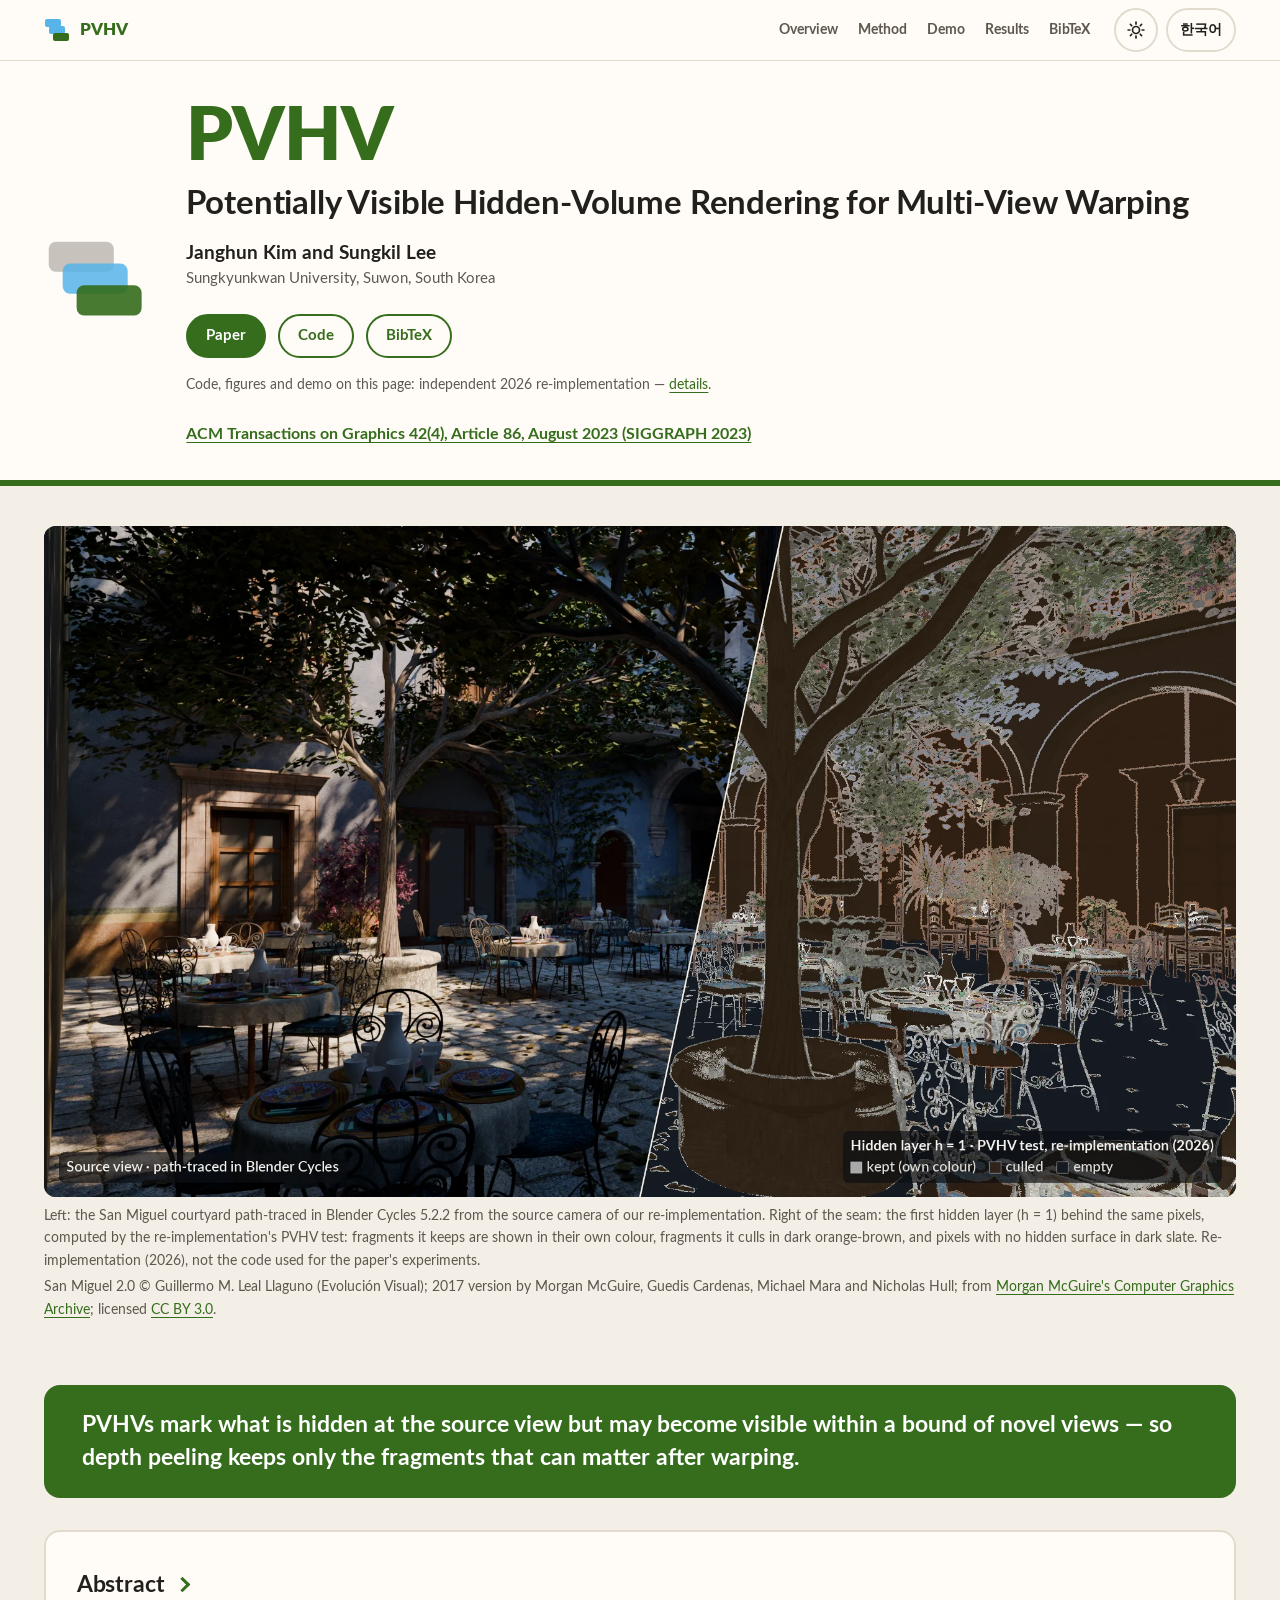
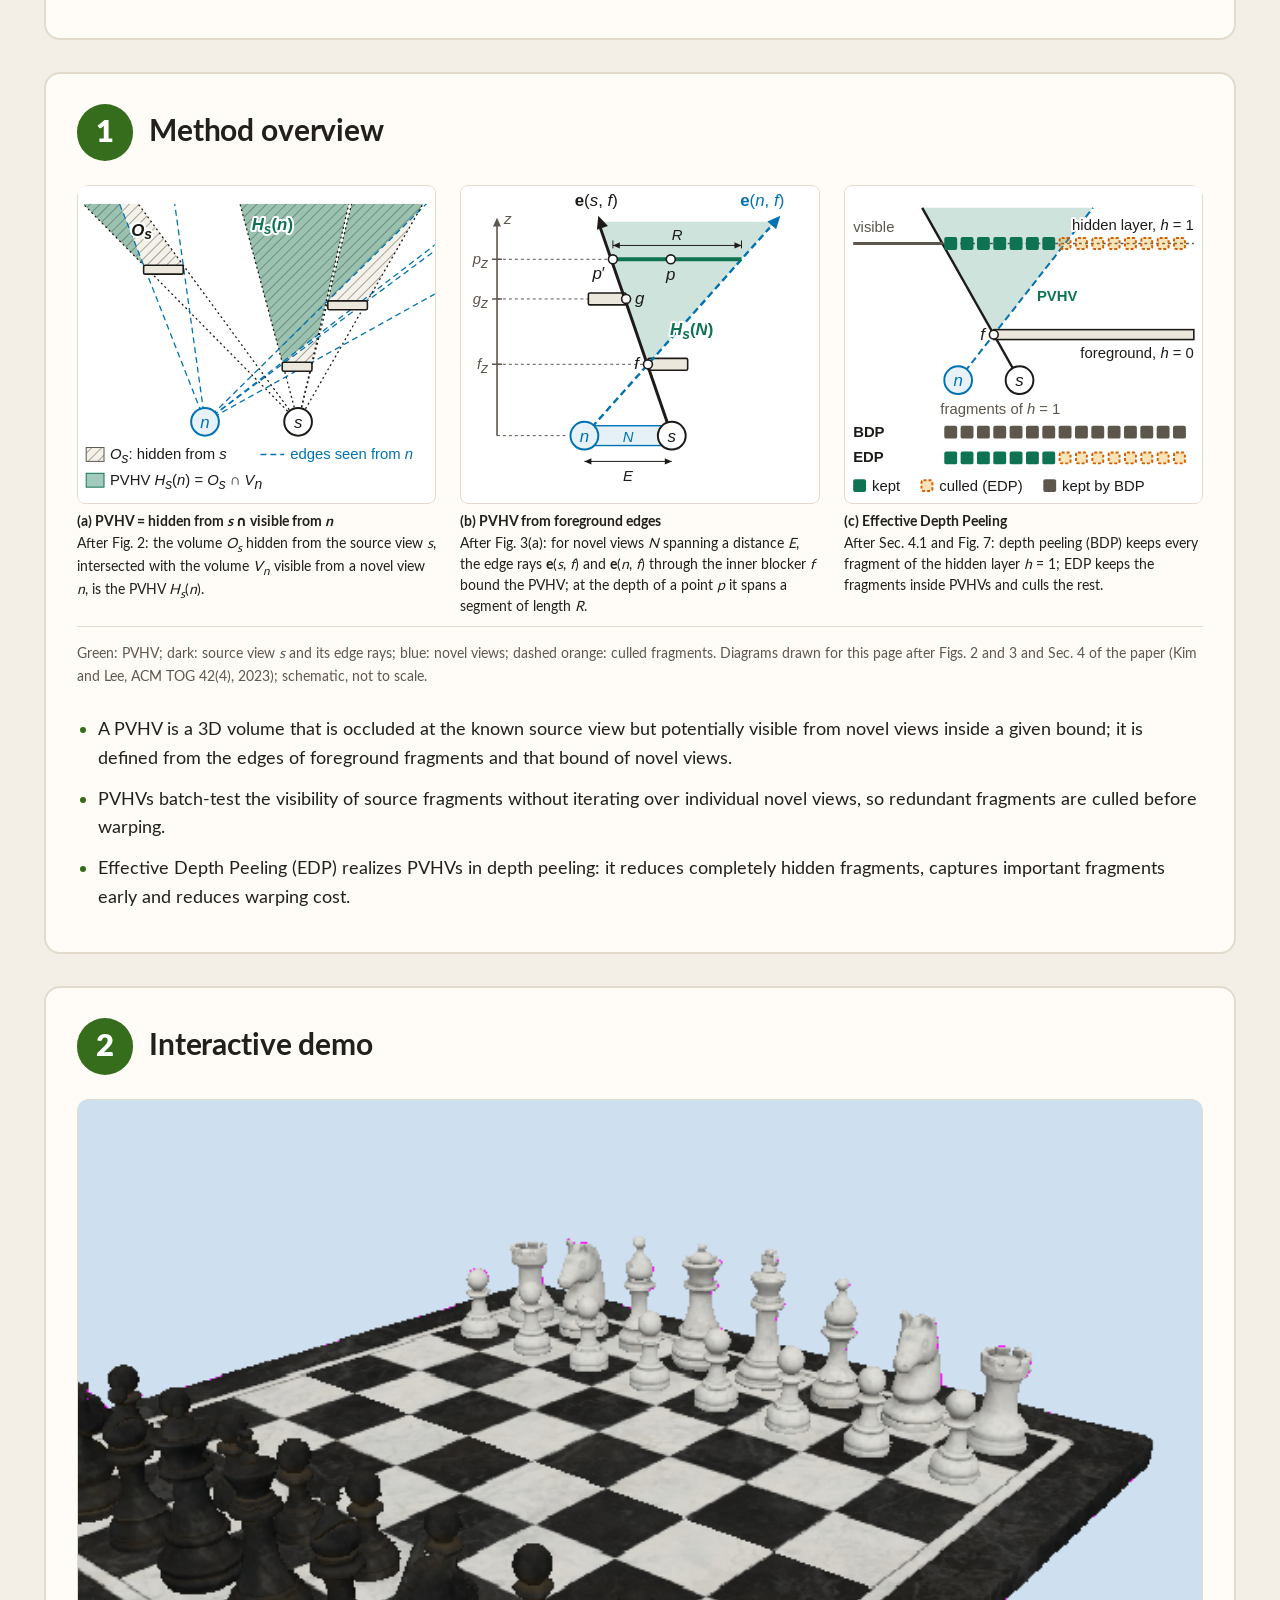
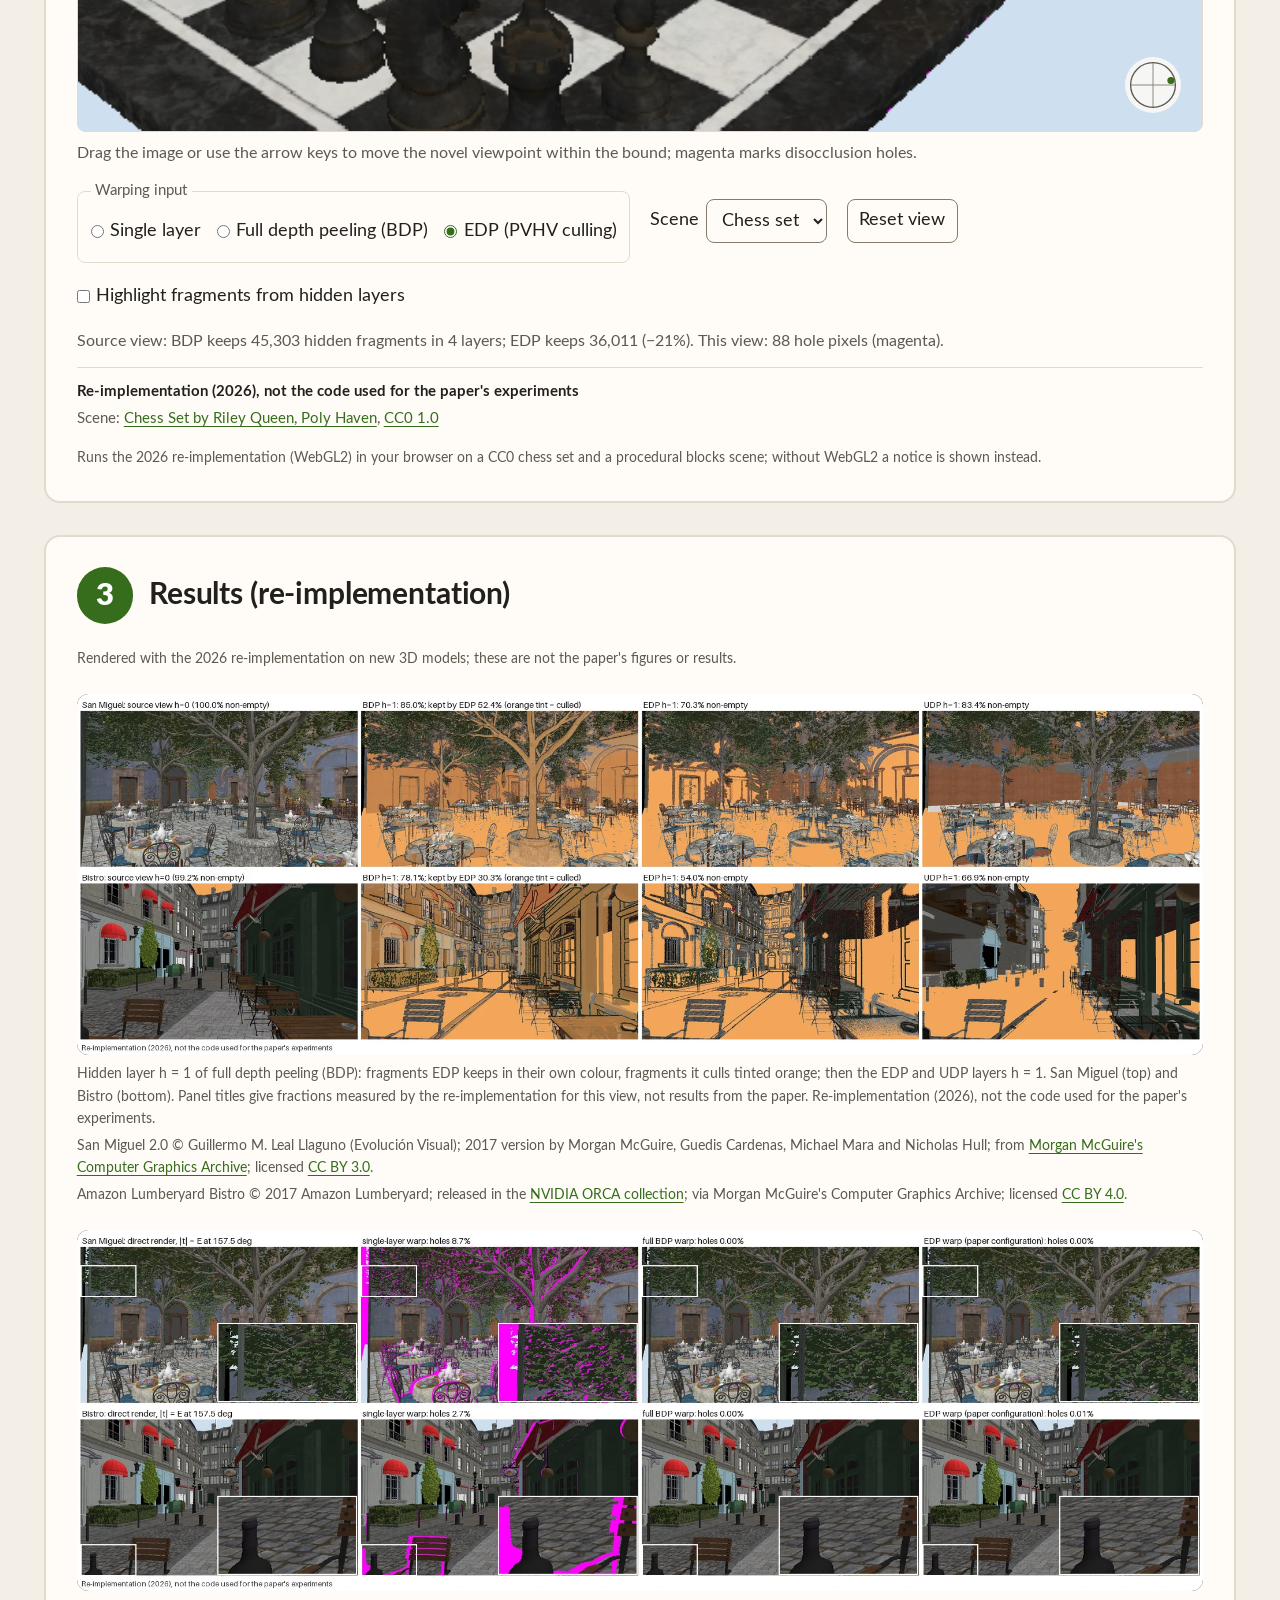
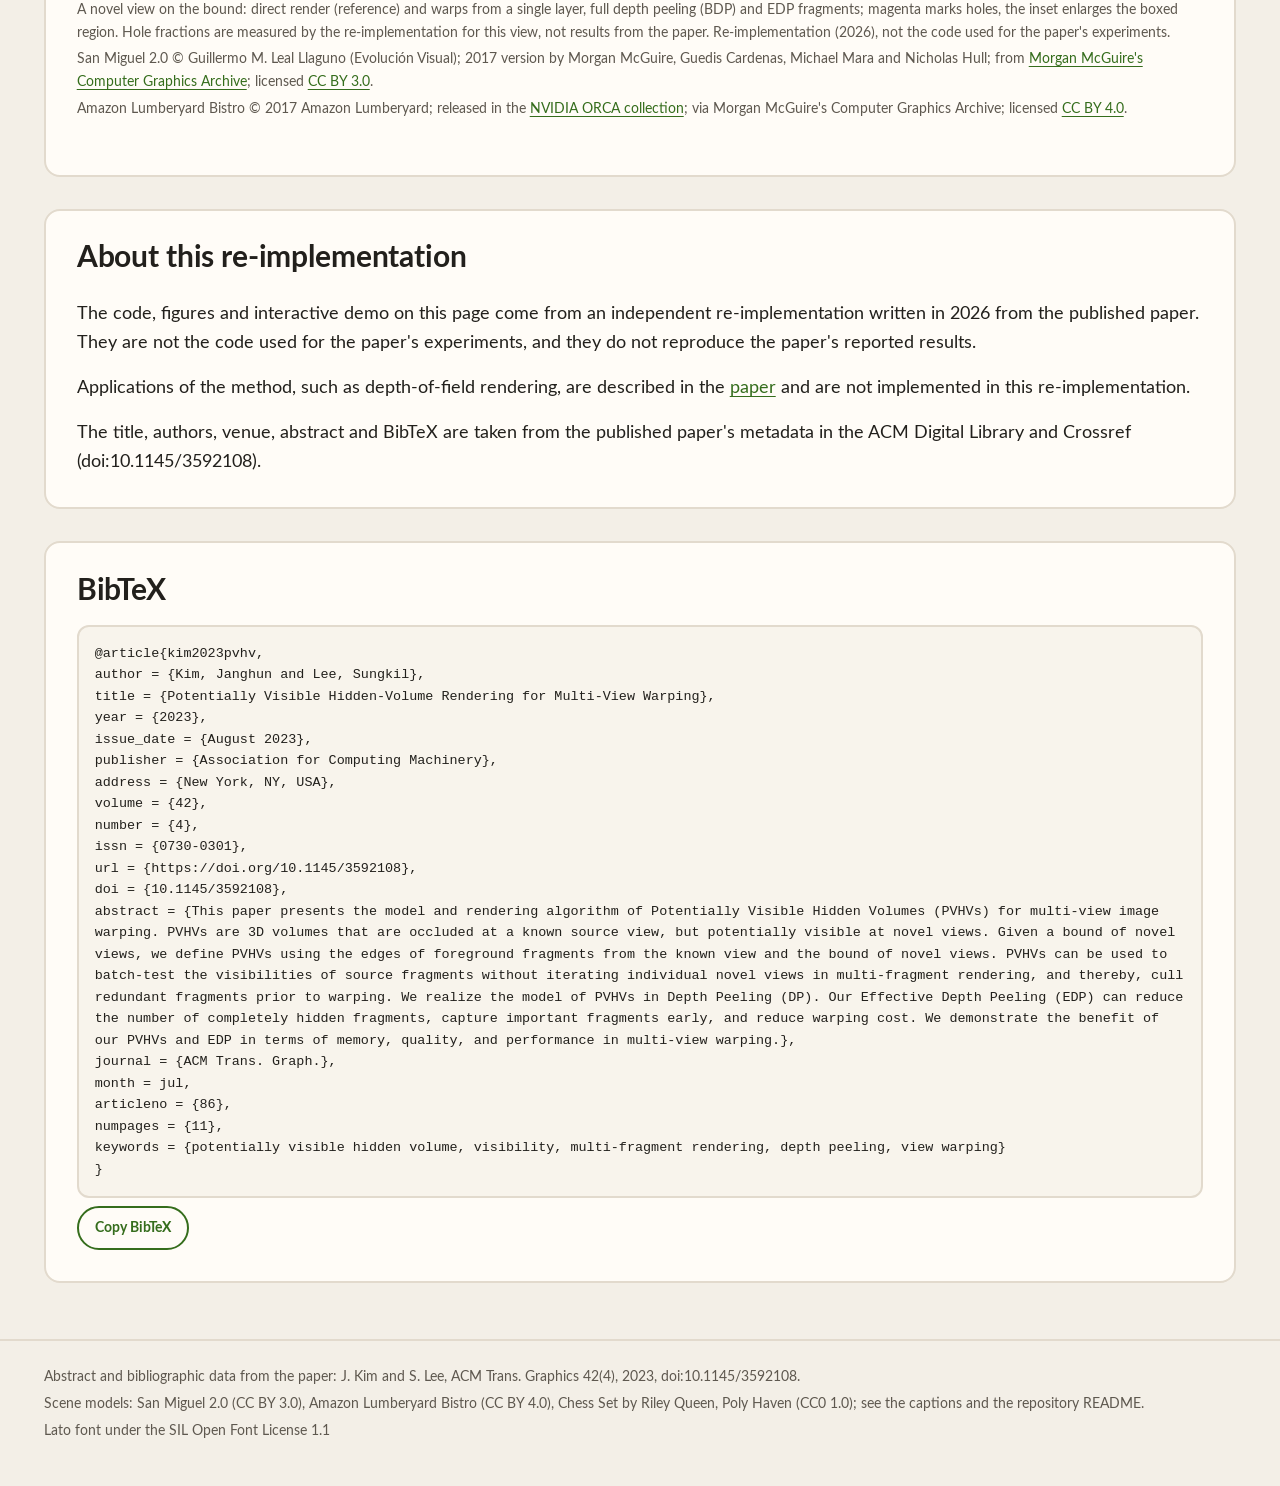
<file: docs/index.html>
<!doctype html>
<html lang="en">
<head>
  <meta charset="utf-8">
<script>
/* Pre-paint: theme from ?theme=, then the saved choice, then the system; language from ?lang=, then the saved choice, then English. */
(function () {
  var d = document.documentElement, q, t, l;
  try { q = new URLSearchParams(location.search); t = q.get('theme'); l = q.get('lang'); } catch (e) {}
  function saved(k) { try { return localStorage.getItem(k); } catch (e) { return null; } }
  if (t !== 'light' && t !== 'dark') t = saved('ws-theme');
  if (t !== 'light' && t !== 'dark') t = window.matchMedia && matchMedia('(prefers-color-scheme: dark)').matches ? 'dark' : 'light';
  if (l !== 'en' && l !== 'ko') l = saved('ws-lang');
  if (l !== 'en' && l !== 'ko') l = 'en';
  d.setAttribute('data-theme', t);
  d.lang = l;
})();
</script>
  <meta name="viewport" content="width=device-width, initial-scale=1">
  <meta name="color-scheme" content="light dark">
  <title>Potentially Visible Hidden-Volume Rendering for Multi-View Warping</title>
  <meta name="description" content="This paper presents the model and rendering algorithm of Potentially Visible Hidden Volumes (PVHVs) for multi-view image warping.">
  <meta property="og:title" content="Potentially Visible Hidden-Volume Rendering for Multi-View Warping">
  <meta property="og:description" content="This paper presents the model and rendering algorithm of Potentially Visible Hidden Volumes (PVHVs) for multi-view image warping.">
  <meta property="og:type" content="website">
  <meta property="og:url" content="https://janghunn.github.io/pvhv/">
  <link rel="icon" href="assets/img/favicon.svg" type="image/svg+xml">
  <link rel="preload" href="assets/fonts/Lato-900.woff2" as="font" type="font/woff2" crossorigin>
  <link rel="preload" href="assets/fonts/Lato-700.woff2" as="font" type="font/woff2" crossorigin>
  <link rel="stylesheet" href="assets/css/tokens.css">
  <link rel="stylesheet" href="assets/css/accents.css">
  <link rel="stylesheet" href="assets/css/base.css">
  <link rel="stylesheet" href="assets/css/components.css">
  <link rel="stylesheet" href="assets/css/site.css">
  <script src="assets/js/kit.js" defer></script>
  <script src="assets/js/main.js" defer></script>
  <script src="assets/js/demo.js" defer></script>
  <noscript><style>.controls{display:none!important}.nav nav{flex-wrap:wrap;overflow:visible}</style></noscript>
</head>
<body>
  <a class="skip" href="#main" data-ko="본문으로 건너뛰기">Skip to content</a>
  <header class="nav"><div class="wrap">
    <a class="brand" href="#top" aria-label="PVHV home" data-ko-label="PVHV 처음으로"><svg viewBox="0 0 26 26" width="26" height="26" aria-hidden="true"><rect class="m2" x="1" y="2" width="16" height="8" rx="2"/><rect class="m2" x="5" y="9" width="16" height="8" rx="2"/><rect class="m1" x="9" y="16" width="16" height="8" rx="2"/></svg>PVHV</a>
    <button class="menu-toggle" id="menu-toggle" type="button" aria-expanded="false" aria-controls="section-nav" hidden data-ko="메뉴">Menu</button>
    <nav id="section-nav" aria-label="Sections" data-ko-label="섹션">
      <a href="#overview" data-ko="개요">Overview</a><a href="#method" data-ko="방법">Method</a><a href="#demo" data-ko="데모">Demo</a><a href="#results" data-ko="결과">Results</a><a href="#bibtex">BibTeX</a>
    </nav>
  <div class="controls">
    <button class="ctl icon" type="button" data-theme-toggle aria-label="Switch to dark theme" data-ko-label="다크 테마로 전환">
      <svg class="ico-sun" viewBox="0 0 24 24" aria-hidden="true"><circle cx="12" cy="12" r="4.2"/><path d="M12 2.5v2.2M12 19.3v2.2M2.5 12h2.2M19.3 12h2.2M5.3 5.3l1.6 1.6M17.1 17.1l1.6 1.6M5.3 18.7l1.6-1.6M17.1 6.9l1.6-1.6"/></svg>
      <svg class="ico-moon" viewBox="0 0 24 24" aria-hidden="true"><path d="M20 14.5A8 8 0 0 1 9.5 4a8 8 0 1 0 10.5 10.5z"/></svg>
    </button>
    <button class="ctl" type="button" data-lang-toggle lang="ko">한국어</button>
  </div>
  </div></header>
  <main id="main" tabindex="-1">
    <section id="top" class="masthead" aria-label="Title, authors and resources" data-ko-label="제목, 저자, 자료"><div class="wrap">
      <svg class="mark" viewBox="0 0 220 180" width="120" height="98" aria-hidden="true"><rect class="k3" x="10" y="10" width="140" height="65" rx="16"/><rect class="k2" x="40" y="57" width="140" height="65" rx="16"/><rect class="k1" x="70" y="104" width="140" height="65" rx="16"/></svg>
      <div class="title-block">
        <h1><span class="t-brand">PVHV</span> <span class="t-sub" id="title">Potentially Visible Hidden-Volume Rendering for Multi-View Warping</span></h1>
        <p class="authors byline"><span class="author-list" id="authors">Janghun Kim and Sungkil Lee</span> · <span class="affiliation" id="affiliation" data-ko="성균관대학교, 대한민국 수원">Sungkyunkwan University, Suwon, South Korea</span></p>
        <div class="btns paper-links">
          <a class="btn primary" href="https://doi.org/10.1145/3592108" target="_blank" rel="noopener noreferrer" data-ko="논문">Paper</a>
          <a class="btn" href="https://github.com/janghunn/pvhv" target="_blank" rel="noopener noreferrer" data-ko="코드">Code</a>
          <a class="btn" href="#bibtex">BibTeX</a>
        </div>
        <p class="reimpl-flag" data-html data-ko="이 페이지의 코드, 그림, 데모: 독립적인 2026년 재구현 — &lt;a href=&quot;#reimplementation&quot;&gt;자세히&lt;/a&gt;.">Code, figures and demo on this page: independent 2026 re-implementation — <a href="#reimplementation">details</a>.</p>
      </div>
      <div class="brand-block"><p class="venue"><span class="vh visually-hidden" data-ko="게재: ">Published in </span><a id="venue" href="https://doi.org/10.1145/3592108" data-ko="ACM Transactions on Graphics 42(4), Article 86, 2023년 8월 (SIGGRAPH 2023)">ACM Transactions on Graphics 42(4), Article 86, August 2023 (SIGGRAPH 2023)</a></p></div>
    </div></section>
    <section id="overview" aria-label="Overview" data-ko-label="개요"><div class="wrap">
      <figure class="slot figure" data-slot="teaser" data-src="assets/img/teaser.webp" data-aspect="16:9">
        <div class="figure-frame"><img data-ko-alt="Blender Cycles로 렌더링한 San Miguel 안뜰입니다. 기울어진 경계선 오른쪽은 같은 픽셀 뒤의 첫 숨은 레이어이며, PVHV 테스트가 각 프래그먼트를 유지하거나 컬링하는지에 따라 색을 표시합니다." src="assets/img/teaser.webp" width="1920" height="1080" alt="The San Miguel courtyard rendered in Blender Cycles; right of a slanted seam, the first hidden layer behind the same pixels, coloured by whether the PVHV test keeps or culls each fragment." decoding="async"></div>
        <button type="button" class="btn zoom-toggle" data-zoom data-zoom-width="960" data-label-px="24" hidden aria-pressed="false">Zoom to read labels</button>
        <figcaption data-html data-ko="왼쪽: 재구현의 원본 카메라에서 Blender Cycles 5.2.2로 경로 추적한 San Miguel 안뜰입니다. 경계선 오른쪽: 같은 픽셀 뒤의 첫 숨은 레이어(h = 1)를 재구현의 PVHV 테스트로 계산했습니다. 유지하는 프래그먼트는 원래 색, 컬링하는 프래그먼트는 짙은 주황빛 갈색, 숨은 표면이 없는 픽셀은 짙은 회청색입니다. 재구현(2026)이며, 논문 실험에 쓰인 코드가 아닙니다. &lt;span class=&quot;credit&quot;&gt;San Miguel 2.0 © Guillermo M. Leal Llaguno (Evolución Visual); 2017년 버전: Morgan McGuire, Guedis Cardenas, Michael Mara, Nicholas Hull; &lt;a href=&quot;https://casual-effects.com/data/&quot;&gt;Morgan McGuire&#x27;s Computer Graphics Archive&lt;/a&gt; 제공; &lt;a href=&quot;https://creativecommons.org/licenses/by/3.0/&quot;&gt;CC BY 3.0&lt;/a&gt; 라이선스입니다.&lt;/span&gt;">Left: the San Miguel courtyard path-traced in Blender Cycles 5.2.2 from the source camera of our re-implementation. Right of the seam: the first hidden layer (h = 1) behind the same pixels, computed by the re-implementation's PVHV test: fragments it keeps are shown in their own colour, fragments it culls in dark orange-brown, and pixels with no hidden surface in dark slate. Re-implementation (2026), not the code used for the paper's experiments. <span class="credit">San Miguel 2.0 © Guillermo M. Leal Llaguno (Evolución Visual); 2017 version by Morgan McGuire, Guedis Cardenas, Michael Mara and Nicholas Hull; from <a href="https://casual-effects.com/data/">Morgan McGuire's Computer Graphics Archive</a>; licensed <a href="https://creativecommons.org/licenses/by/3.0/">CC BY 3.0</a>.</span></figcaption>
      </figure>
    </div></section>
    <section id="takeaway" aria-label="Takeaway" data-ko-label="요약"><div class="wrap"><div class="band"><p data-ko="잠재적 가시 은닉 볼륨(PVHV)은 원본 시점에서 숨겨져 있지만 새 시점 범위 안에서 보일 수 있는 영역을 나타냅니다. 따라서 깊이 필링은 워핑 후에 필요할 수 있는 프래그먼트만 유지합니다.">PVHVs mark what is hidden at the source view but may become visible within a bound of novel views — so depth peeling keeps only the fragments that can matter after warping.</p></div></div></section>
    <section id="abstract" aria-labelledby="abstract-title"><div class="wrap"><details class="card abstract">
      <summary><h2 id="abstract-title" data-ko="초록">Abstract</h2></summary>
      <p id="abstract-text" lang="en">This paper presents the model and rendering algorithm of Potentially Visible Hidden Volumes (PVHVs) for multi-view image warping. PVHVs are 3D volumes that are occluded at a known source view, but potentially visible at novel views. Given a bound of novel views, we define PVHVs using the edges of foreground fragments from the known view and the bound of novel views. PVHVs can be used to batch-test the visibilities of source fragments without iterating individual novel views in multi-fragment rendering, and thereby, cull redundant fragments prior to warping. We realize the model of PVHVs in Depth Peeling (DP). Our Effective Depth Peeling (EDP) can reduce the number of completely hidden fragments, capture important fragments early, and reduce warping cost. We demonstrate the benefit of our PVHVs and EDP in terms of memory, quality, and performance in multi-view warping.</p>
      <p class="note" data-ko-only hidden lang="ko">아래는 영어 초록의 비공식 한국어 번역입니다.</p>
      <p data-ko-only hidden lang="ko">본 논문은 다시점 영상 워핑을 위한 잠재적 가시 은닉 볼륨(PVHV)의 모델과 렌더링 알고리즘을 제시합니다. PVHV는 알려진 원본 시점에서는 가려져 있지만 새 시점에서는 보일 수 있는 3차원 볼륨입니다. 주어진 새 시점 범위에 대해 알려진 시점의 전경 프래그먼트 가장자리와 새 시점 범위를 이용해 PVHV를 정의합니다. PVHV를 이용하면 다중 프래그먼트 렌더링에서 개별 새 시점을 순회하지 않고 원본 프래그먼트의 가시성을 일괄 검사하여 워핑 전에 불필요한 프래그먼트를 컬링할 수 있습니다. 깊이 필링(DP)에서 PVHV 모델을 구현합니다. 제안하는 효과적 깊이 필링(EDP)은 완전히 숨겨진 프래그먼트 수를 줄이고, 중요한 프래그먼트를 일찍 포착하며, 워핑 비용을 줄입니다. 다시점 워핑의 메모리, 품질, 성능 측면에서 PVHV와 EDP의 이점을 보입니다.</p>
    </details></div></section>
    <section id="method" aria-labelledby="method-title"><div class="wrap"><div class="card">
      <div class="panel-head"><span class="disc" aria-hidden="true">1</span><h2 id="method-title" data-ko="방법 개요">Method overview</h2></div>
      <figure class="slot figure method-fig" data-slot="method-overview" data-src="assets/img/method-pvhv-definition.svg assets/img/method-pvhv-edges.svg assets/img/method-edp-culling.svg" data-aspect="9:8 9:8 9:8">
        <div class="figure-frame"><div class="panels">
          <div class="panel">
            <img data-ko-alt="원본 시점 s, 새 시점 n과 가림체 세 개의 단면입니다. 가림체 뒤의 빗금 쐐기는 s에서 숨겨진 영역이며, 그중 n에서 보이는 초록색 부분이 PVHV입니다. 즉 s에서 숨겨진 볼륨과 n에서 보이는 볼륨의 교집합입니다." src="assets/img/method-pvhv-definition.svg" width="360" height="320" alt="Cross-section with a source view s, a novel view n and three blockers: the hatched wedges behind the blockers are hidden from s; their parts that n can still see, shaded green, form the PVHV: the intersection of the volume hidden from s and the volume visible from n." decoding="async">
            <p class="panel-cap" data-html data-ko="&lt;span class=&quot;panel-title&quot;&gt;(a) PVHV = &lt;i&gt;s&lt;/i&gt;에서 숨겨짐 ∩ &lt;i&gt;n&lt;/i&gt;에서 보임&lt;/span&gt;그림 2를 바탕으로 합니다. 원본 시점 &lt;i&gt;s&lt;/i&gt;에서 숨겨진 볼륨 &lt;i&gt;O&lt;sub&gt;s&lt;/sub&gt;&lt;/i&gt;와 새 시점 &lt;i&gt;n&lt;/i&gt;에서 보이는 볼륨 &lt;i&gt;V&lt;sub&gt;n&lt;/sub&gt;&lt;/i&gt;의 교집합이 PVHV &lt;i&gt;H&lt;sub&gt;s&lt;/sub&gt;&lt;/i&gt;(&lt;i&gt;n&lt;/i&gt;)입니다."><span class="panel-title">(a) PVHV = hidden from <i>s</i> ∩ visible from <i>n</i></span>After Fig. 2: the volume <i>O<sub>s</sub></i> hidden from the source view <i>s</i>, intersected with the volume <i>V<sub>n</sub></i> visible from a novel view <i>n</i>, is the PVHV <i>H<sub>s</sub></i>(<i>n</i>).</p>
          </div>
          <div class="panel">
            <img data-ko-alt="새 시점 N은 원본 시점 s에서 가장 먼 새 시점 n까지 거리 E에 걸쳐 있습니다. 안쪽 가림체의 가장자리 f를 지나는 가장자리 광선 e(s,f)와 e(n,f)가 검사점 p를 포함하는 초록색 삼각형 PVHV를 한정하며, 바깥 가림체 g는 e(s,f)를 따라 더 멀리 있습니다." src="assets/img/method-pvhv-edges.svg" width="360" height="320" alt="Novel views N span a distance E from the source view s to the farthest novel view n; the edge rays e(s,f) and e(n,f) through the edge f of an inner blocker bound a green triangle, the PVHV, which contains a tested point p; the outer blocker g lies farther along e(s,f)." decoding="async">
            <p class="panel-cap" data-html data-ko="&lt;span class=&quot;panel-title&quot;&gt;(b) 전경 가장자리로 정의하는 PVHV&lt;/span&gt;그림 3(a)를 바탕으로 합니다. 거리 &lt;i&gt;E&lt;/i&gt;에 걸친 새 시점 &lt;i&gt;N&lt;/i&gt;에서, 안쪽 가림체 &lt;i&gt;f&lt;/i&gt;를 지나는 가장자리 광선 &lt;b&gt;e&lt;/b&gt;(&lt;i&gt;s&lt;/i&gt;, &lt;i&gt;f&lt;/i&gt;)와 &lt;b&gt;e&lt;/b&gt;(&lt;i&gt;n&lt;/i&gt;, &lt;i&gt;f&lt;/i&gt;)가 PVHV를 한정합니다. 점 &lt;i&gt;p&lt;/i&gt;의 깊이에서 길이 &lt;i&gt;R&lt;/i&gt;인 구간을 이룹니다."><span class="panel-title">(b) PVHV from foreground edges</span>After Fig. 3(a): for novel views <i>N</i> spanning a distance <i>E</i>, the edge rays <b>e</b>(<i>s</i>, <i>f</i>) and <b>e</b>(<i>n</i>, <i>f</i>) through the inner blocker <i>f</i> bound the PVHV; at the depth of a point <i>p</i> it spans a segment of length <i>R</i>.</p>
          </div>
          <div class="panel">
            <img data-ko-alt="가장자리 f가 있는 전경 레이어 뒤의 첫 숨은 레이어 h = 1 프래그먼트입니다. 깊이 필링(BDP)은 모두 유지하지만 효과적 깊이 필링(EDP)은 s와 n의 가장자리 광선 사이 PVHV 안의 프래그먼트만 유지하고, 나머지는 주황색 점선으로 컬링합니다." src="assets/img/method-edp-culling.svg" width="360" height="320" alt="Behind a foreground layer with edge f, fragments of the first hidden layer h = 1: depth peeling (BDP) keeps all of them, Effective Depth Peeling (EDP) keeps those inside the PVHV between the edge rays from s and n and culls the rest, drawn dashed orange." decoding="async">
            <p class="panel-cap" data-html data-ko="&lt;span class=&quot;panel-title&quot;&gt;(c) 효과적 깊이 필링&lt;/span&gt;4.1절과 그림 7을 바탕으로 합니다. 깊이 필링(BDP)은 숨은 레이어 &lt;i&gt;h&lt;/i&gt; = 1의 모든 프래그먼트를 유지하지만, EDP는 PVHV 안의 프래그먼트를 유지하고 나머지는 컬링합니다."><span class="panel-title">(c) Effective Depth Peeling</span>After Sec. 4.1 and Fig. 7: depth peeling (BDP) keeps every fragment of the hidden layer <i>h</i> = 1; EDP keeps the fragments inside PVHVs and culls the rest.</p>
          </div>
        </div></div>
        <figcaption data-html data-ko="초록색: PVHV, 어두운색: 원본 시점 &lt;i&gt;s&lt;/i&gt;와 가장자리 광선, 파란색: 새 시점, 주황색 점선: 컬링된 프래그먼트입니다. 논문의 그림 2, 3과 4절(Kim and Lee, ACM TOG 42(4), 2023)을 바탕으로 이 페이지를 위해 그렸습니다. 개략도이며 축척과 다릅니다.">Green: PVHV; dark: source view <i>s</i> and its edge rays; blue: novel views; dashed orange: culled fragments. Diagrams drawn for this page after Figs. 2 and 3 and Sec. 4 of the paper (Kim and Lee, ACM TOG 42(4), 2023); schematic, not to scale.</figcaption>
      </figure>
      <ul class="bullets">
        <li data-ko="PVHV는 알려진 원본 시점에서 가려져 있지만 주어진 범위 안의 새 시점에서 보일 수 있는 3차원 볼륨이며, 전경 프래그먼트의 가장자리와 새 시점 범위로 정의합니다.">A PVHV is a 3D volume that is occluded at the known source view but potentially visible from novel views inside a given bound; it is defined from the edges of foreground fragments and that bound of novel views.</li>
        <li data-ko="PVHV는 개별 새 시점을 순회하지 않고 원본 프래그먼트의 가시성을 일괄 검사하므로 워핑 전에 불필요한 프래그먼트를 컬링합니다.">PVHVs batch-test the visibility of source fragments without iterating over individual novel views, so redundant fragments are culled before warping.</li>
        <li data-ko="효과적 깊이 필링(EDP)은 깊이 필링에서 PVHV를 구현합니다. 완전히 숨겨진 프래그먼트를 줄이고 중요한 프래그먼트를 일찍 포착하며 워핑 비용을 줄입니다.">Effective Depth Peeling (EDP) realizes PVHVs in depth peeling: it reduces completely hidden fragments, captures important fragments early and reduces warping cost.</li>
      </ul>
    </div></div></section>
    <section id="demo" aria-labelledby="demo-title"><div class="wrap"><div class="card">
      <div class="panel-head"><span class="disc" aria-hidden="true">2</span><h2 id="demo-title" data-ko="인터랙티브 데모">Interactive demo</h2></div>
      <div class="slot figure-frame" data-slot="demo" data-src="assets/js/demo.js" data-aspect="16:9" id="demo-root">
        <div class="slot-box" role="note"><p data-ko="인터랙티브 데모를 보려면 JavaScript와 부동소수점 렌더 타깃을 지원하는 WebGL2가 필요합니다.">The interactive demo needs JavaScript and WebGL2 with float render targets.</p></div>
        <p class="note" data-ko="CC0 체스 세트와 절차적으로 생성한 블록 장면에서 2026년 재구현(WebGL2)을 브라우저로 실행합니다. WebGL2를 사용할 수 없으면 안내문을 표시합니다.">Runs the 2026 re-implementation (WebGL2) in your browser on a CC0 chess set and a procedural blocks scene; without WebGL2 a notice is shown instead.</p>
      </div>
    </div></div></section>
    <section id="results" aria-labelledby="results-title"><div class="wrap"><div class="card">
      <div class="panel-head"><span class="disc" aria-hidden="true">3</span><h2 id="results-title" data-ko="결과 (재구현)">Results (re-implementation)</h2></div>
      <p class="note" data-ko="2026년 재구현으로 새로운 3D 모델을 렌더링했습니다. 논문의 그림이나 결과가 아닙니다.">Rendered with the 2026 re-implementation on new 3D models; these are not the paper's figures or results.</p>
      <div class="gallery"><figure class="slot figure" data-slot="results-keep-cull" data-src="assets/img/results-keep-cull.webp" data-aspect="1950:625">
          <div class="figure-frame"><img data-ko-alt="잠재적 가시 은닉 볼륨이 유지하거나 컬링한 원본 프래그먼트입니다." src="assets/img/results-keep-cull.webp" width="1950" height="625" alt="Source fragments marked as kept or culled by potentially visible hidden volumes." decoding="async"></div>
          <button type="button" class="btn zoom-toggle" data-zoom data-zoom-width="1560" data-label-px="15" hidden aria-pressed="false">Zoom to read labels</button>
          <figcaption data-html data-ko="전체 깊이 필링(BDP)의 숨은 레이어 h = 1입니다. EDP가 유지하는 프래그먼트는 원래 색, 컬링하는 프래그먼트는 주황색으로 표시하며, 이어서 EDP와 UDP의 h = 1 레이어를 보여 줍니다. 위는 San Miguel, 아래는 Bistro입니다. 패널 제목의 비율은 이 시점에서 재구현으로 측정한 값이며 논문의 결과가 아닙니다. 재구현(2026)이며, 논문 실험에 쓰인 코드가 아닙니다. &lt;span class=&quot;credit&quot;&gt;San Miguel 2.0 © Guillermo M. Leal Llaguno (Evolución Visual); 2017년 버전: Morgan McGuire, Guedis Cardenas, Michael Mara, Nicholas Hull; &lt;a href=&quot;https://casual-effects.com/data/&quot;&gt;Morgan McGuire&#x27;s Computer Graphics Archive&lt;/a&gt; 제공; &lt;a href=&quot;https://creativecommons.org/licenses/by/3.0/&quot;&gt;CC BY 3.0&lt;/a&gt; 라이선스입니다.&lt;/span&gt; &lt;span class=&quot;credit&quot;&gt;Amazon Lumberyard Bistro © 2017 Amazon Lumberyard; &lt;a href=&quot;https://developer.nvidia.com/orca/amazon-lumberyard-bistro&quot;&gt;NVIDIA ORCA collection&lt;/a&gt;에 공개되었으며 Morgan McGuire&#x27;s Computer Graphics Archive를 통해 제공됩니다. &lt;a href=&quot;https://creativecommons.org/licenses/by/4.0/&quot;&gt;CC BY 4.0&lt;/a&gt; 라이선스입니다.&lt;/span&gt;">Hidden layer h = 1 of full depth peeling (BDP): fragments EDP keeps in their own colour, fragments it culls tinted orange; then the EDP and UDP layers h = 1. San Miguel (top) and Bistro (bottom). Panel titles give fractions measured by the re-implementation for this view, not results from the paper. Re-implementation (2026), not the code used for the paper's experiments. <span class="credit">San Miguel 2.0 © Guillermo M. Leal Llaguno (Evolución Visual); 2017 version by Morgan McGuire, Guedis Cardenas, Michael Mara and Nicholas Hull; from <a href="https://casual-effects.com/data/">Morgan McGuire's Computer Graphics Archive</a>; licensed <a href="https://creativecommons.org/licenses/by/3.0/">CC BY 3.0</a>.</span> <span class="credit">Amazon Lumberyard Bistro © 2017 Amazon Lumberyard; released in the <a href="https://developer.nvidia.com/orca/amazon-lumberyard-bistro">NVIDIA ORCA collection</a>; via Morgan McGuire's Computer Graphics Archive; licensed <a href="https://creativecommons.org/licenses/by/4.0/">CC BY 4.0</a>.</span></figcaption>
        </figure>
<figure class="slot figure" data-slot="results-comparison" data-src="assets/img/results-comparison.webp" data-aspect="1950:625">
          <div class="figure-frame"><img data-ko-alt="San Miguel과 Bistro에서 새 시점을 직접 렌더링한 영상과 같은 시점을 단일 레이어, 전체 깊이 필링 및 효과적 깊이 필링 프래그먼트로 워핑한 영상입니다." src="assets/img/results-comparison.webp" width="1950" height="625" alt="For San Miguel and Bistro, a direct render of a novel view next to the same view warped from a single layer, from full depth peeling and from Effective Depth Peeling fragments." decoding="async"></div>
          <button type="button" class="btn zoom-toggle" data-zoom data-zoom-width="1560" data-label-px="15" hidden aria-pressed="false">Zoom to read labels</button>
          <figcaption data-html data-ko="새 시점 범위의 경계에서 직접 렌더링한 참조 영상과 단일 레이어, 전체 깊이 필링(BDP), EDP 프래그먼트로 워핑한 영상입니다. 마젠타는 구멍을 나타내며 삽입 영상은 사각형 영역을 확대한 것입니다. 구멍 비율은 이 시점에서 재구현으로 측정한 값이며 논문의 결과가 아닙니다. 재구현(2026)이며, 논문 실험에 쓰인 코드가 아닙니다. &lt;span class=&quot;credit&quot;&gt;San Miguel 2.0 © Guillermo M. Leal Llaguno (Evolución Visual); 2017년 버전: Morgan McGuire, Guedis Cardenas, Michael Mara, Nicholas Hull; &lt;a href=&quot;https://casual-effects.com/data/&quot;&gt;Morgan McGuire&#x27;s Computer Graphics Archive&lt;/a&gt; 제공; &lt;a href=&quot;https://creativecommons.org/licenses/by/3.0/&quot;&gt;CC BY 3.0&lt;/a&gt; 라이선스입니다.&lt;/span&gt; &lt;span class=&quot;credit&quot;&gt;Amazon Lumberyard Bistro © 2017 Amazon Lumberyard; &lt;a href=&quot;https://developer.nvidia.com/orca/amazon-lumberyard-bistro&quot;&gt;NVIDIA ORCA collection&lt;/a&gt;에 공개되었으며 Morgan McGuire&#x27;s Computer Graphics Archive를 통해 제공됩니다. &lt;a href=&quot;https://creativecommons.org/licenses/by/4.0/&quot;&gt;CC BY 4.0&lt;/a&gt; 라이선스입니다.&lt;/span&gt;">A novel view on the bound: direct render (reference) and warps from a single layer, full depth peeling (BDP) and EDP fragments; magenta marks holes, the inset enlarges the boxed region. Hole fractions are measured by the re-implementation for this view, not results from the paper. Re-implementation (2026), not the code used for the paper's experiments. <span class="credit">San Miguel 2.0 © Guillermo M. Leal Llaguno (Evolución Visual); 2017 version by Morgan McGuire, Guedis Cardenas, Michael Mara and Nicholas Hull; from <a href="https://casual-effects.com/data/">Morgan McGuire's Computer Graphics Archive</a>; licensed <a href="https://creativecommons.org/licenses/by/3.0/">CC BY 3.0</a>.</span> <span class="credit">Amazon Lumberyard Bistro © 2017 Amazon Lumberyard; released in the <a href="https://developer.nvidia.com/orca/amazon-lumberyard-bistro">NVIDIA ORCA collection</a>; via Morgan McGuire's Computer Graphics Archive; licensed <a href="https://creativecommons.org/licenses/by/4.0/">CC BY 4.0</a>.</span></figcaption>
        </figure></div>
    </div></div></section>
    <section id="reimplementation" aria-labelledby="reimplementation-title"><div class="wrap"><div class="card reimplementation-note">
      <h2 id="reimplementation-title" data-ko="이 재구현에 관하여">About this re-implementation</h2>
      <p data-html data-ko="이 페이지의 코드, 그림, 인터랙티브 데모는 출판된 논문을 바탕으로 2026년에 작성한 독립적인 재구현입니다. 논문 실험에 쓰인 코드가 아니며, 논문에 보고된 결과를 재현하지 않습니다.">The code, figures and interactive demo on this page come from an independent re-implementation written in 2026 from the published paper. They are not the code used for the paper's experiments, and they do not reproduce the paper's reported results.</p>
      <p data-html data-ko="피사계 심도 렌더링 같은 응용은 &lt;a href=&quot;https://doi.org/10.1145/3592108&quot;&gt;논문&lt;/a&gt;에 설명되어 있으며, 이 재구현에는 구현하지 않았습니다.">Applications of the method, such as depth-of-field rendering, are described in the <a href="https://doi.org/10.1145/3592108">paper</a> and are not implemented in this re-implementation.</p>
      <p data-html data-ko="제목, 저자, 게재 정보, 초록, BibTeX은 ACM Digital Library와 Crossref의 출판 논문 메타데이터(doi:10.1145/3592108)에서 가져왔습니다.">The title, authors, venue, abstract and BibTeX are taken from the published paper's metadata in the ACM Digital Library and Crossref (doi:10.1145/3592108).</p>
    </div></div></section>
    <section id="bibtex" aria-labelledby="bibtex-title"><div class="wrap"><div class="card">
      <h2 id="bibtex-title">BibTeX</h2>
      <div class="codeblock">
        <pre id="citation" tabindex="0" aria-label="BibTeX entry" data-ko-label="BibTeX 항목">@article{kim2023pvhv,
author = {Kim, Janghun and Lee, Sungkil},
title = {Potentially Visible Hidden-Volume Rendering for Multi-View Warping},
year = {2023},
issue_date = {August 2023},
publisher = {Association for Computing Machinery},
address = {New York, NY, USA},
volume = {42},
number = {4},
issn = {0730-0301},
url = {https://doi.org/10.1145/3592108},
doi = {10.1145/3592108},
abstract = {This paper presents the model and rendering algorithm of Potentially Visible Hidden Volumes (PVHVs) for multi-view image warping. PVHVs are 3D volumes that are occluded at a known source view, but potentially visible at novel views. Given a bound of novel views, we define PVHVs using the edges of foreground fragments from the known view and the bound of novel views. PVHVs can be used to batch-test the visibilities of source fragments without iterating individual novel views in multi-fragment rendering, and thereby, cull redundant fragments prior to warping. We realize the model of PVHVs in Depth Peeling (DP). Our Effective Depth Peeling (EDP) can reduce the number of completely hidden fragments, capture important fragments early, and reduce warping cost. We demonstrate the benefit of our PVHVs and EDP in terms of memory, quality, and performance in multi-view warping.},
journal = {ACM Trans. Graph.},
month = jul,
articleno = {86},
numpages = {11},
keywords = {potentially visible hidden volume, visibility, multi-fragment rendering, depth peeling, view warping}
}
</pre>
        <button class="copy" id="copy" type="button" data-ko="BibTeX 복사">Copy BibTeX</button>
        <p class="copy-status note" id="copy-status" role="status" aria-live="polite"></p>
      </div>
    </div></div></section>
  </main>
  <footer><div class="wrap">
    <p data-ko="초록과 서지 정보는 논문 J. Kim and S. Lee, ACM Trans. Graphics 42(4), 2023, doi:10.1145/3592108에서 가져왔습니다.">Abstract and bibliographic data from the paper: J. Kim and S. Lee, ACM Trans. Graphics 42(4), 2023, doi:10.1145/3592108.</p>
    <p data-ko="장면 모델: San Miguel 2.0 (CC BY 3.0), Amazon Lumberyard Bistro (CC BY 4.0), Chess Set by Riley Queen, Poly Haven (CC0 1.0)입니다. 캡션과 저장소 README를 참고하세요.">Scene models: San Miguel 2.0 (CC BY 3.0), Amazon Lumberyard Bistro (CC BY 4.0), Chess Set by Riley Queen, Poly Haven (CC0 1.0); see the captions and the repository README.</p>
    <p data-ko="Lato 글꼴은 SIL Open Font License 1.1을 따릅니다">Lato font under the SIL Open Font License 1.1</p>
    <p data-ko-only hidden lang="ko">이 페이지에는 에스코어가 제공한 에스코어 드림 폰트가 적용되어 있습니다.</p>
  </div></footer>
</body>
</html>
</file>
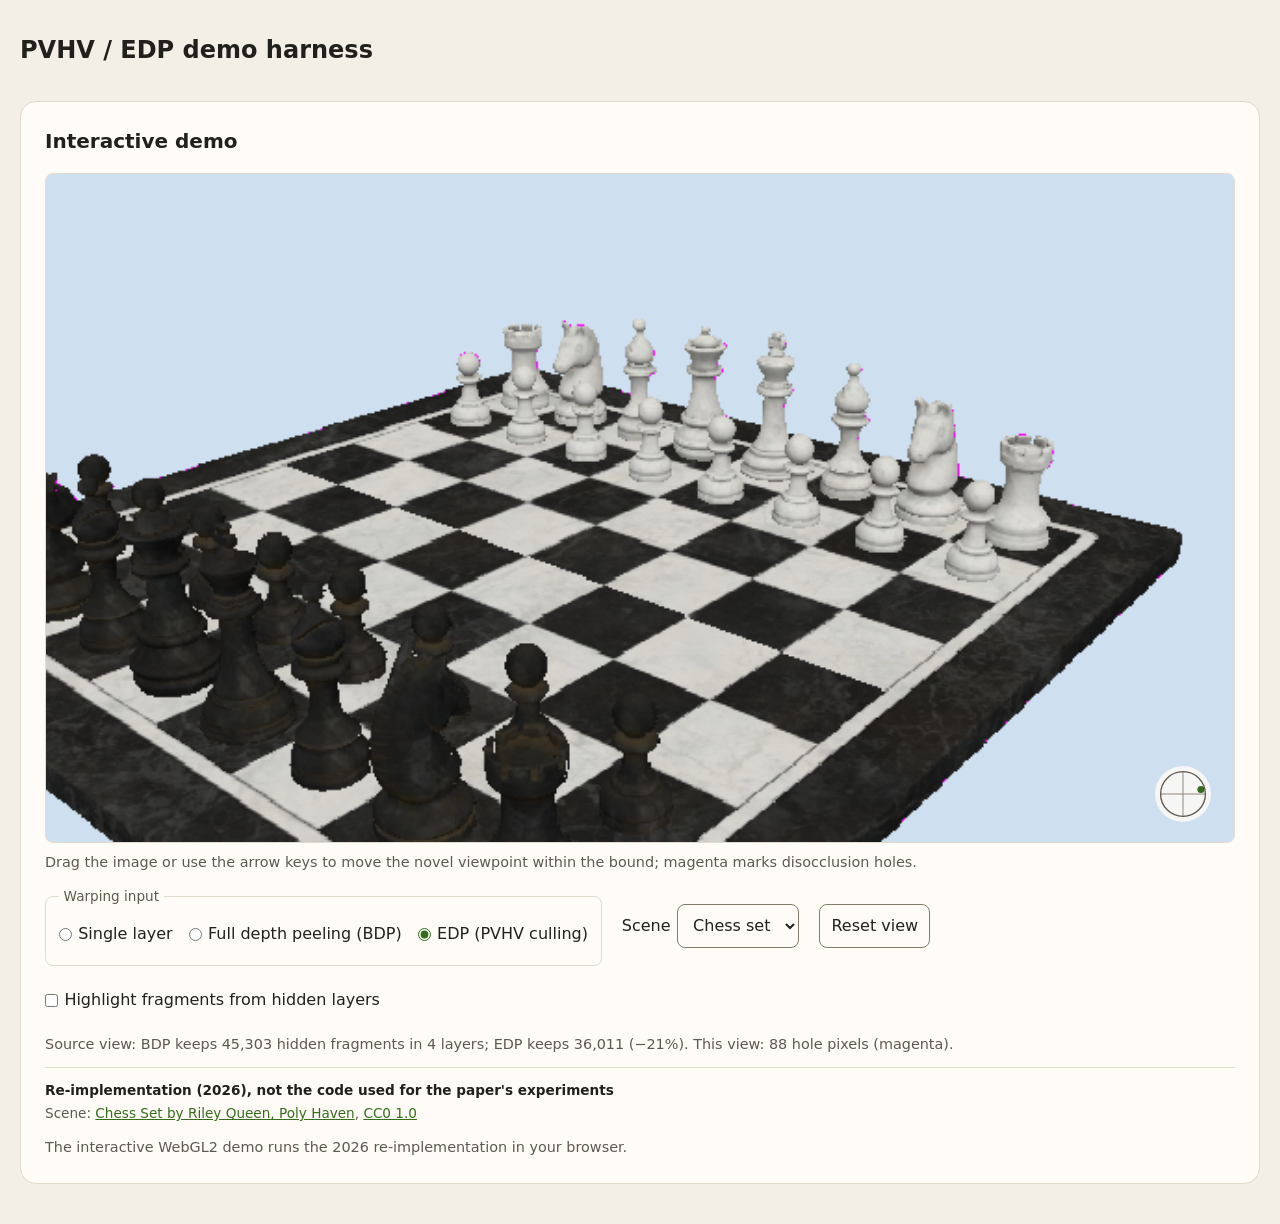
<file: demo/harness.html>
<!doctype html>
<html lang="en">
<head>
<meta charset="utf-8">
<meta name="viewport" content="width=device-width, initial-scale=1">
<title>PVHV demo harness</title>
<link rel="icon" href="data:,">
<style>
  /* Paper & Lamp host tokens mirror docs/assets/css/tokens.css (light, pine accent). */
  :root {
    --bg: #f3efe7;
    --surface: #fffcf7;
    --ink: #22201c;
    --muted: #5e584f;
    --line: #e2dacd;
    --control: #857b6c;
    --accent: #356d1c;
    --focus: #a3520f;
    --r-s: 8px;
    --card-r: 16px;
    --maxw: 1240px;
  }
  html { -webkit-text-size-adjust:100%; }
  body { margin:0; background:var(--bg); color:var(--ink); line-height:1.55;
    font-family:"Segoe UI",system-ui,-apple-system,"Helvetica Neue",Arial,sans-serif; }
  .wrap { max-width:var(--maxw); margin:0 auto; padding:0 1rem; }
  header { padding:2rem 0 1rem; }
  h1 { margin:0; font-size:1.5rem; }
  .card { background:var(--surface); border:1px solid var(--line); border-radius:var(--card-r);
    padding:1.5rem; margin:1rem 0 2.5rem; }
  .card h2 { margin:0 0 1rem; font-size:1.25rem; }
  .slot-box { display:flex; align-items:center; justify-content:center; border:1px dashed var(--control);
    border-radius:var(--r-s); color:var(--muted); }
  .note { color:var(--muted); font-size:.9rem; margin:.75rem 0 0; }
</style>
<script>
  // Test-only switch (the shipped code has none): ?simulate=no-float-rt hides EXT_color_buffer_float.
  if (new URLSearchParams(location.search).get('simulate') === 'no-float-rt' && window.WebGL2RenderingContext) {
    var original = WebGL2RenderingContext.prototype.getExtension;
    WebGL2RenderingContext.prototype.getExtension = function (name) {
      return name === 'EXT_color_buffer_float' ? null : original.call(this, name);
    };
  }
</script>
</head>
<body>
<div class="wrap">
  <header><h1>PVHV / EDP demo harness</h1></header>
  <main>
    <section class="card" aria-labelledby="demo-title">
      <h2 id="demo-title">Interactive demo</h2>
      <div class="slot" data-slot="demo" data-src="assets/js/demo.js" data-aspect="16:9" id="demo-root"><div class="slot-box" style="aspect-ratio:16/9" role="img" aria-label="Placeholder: interactive demo (to be added)">Interactive demo (to be added)</div><p class="note">The interactive WebGL2 demo runs the 2026 re-implementation in your browser.</p></div>
    </section>
  </main>
</div>
<script src="../docs/assets/js/demo.js" defer></script>
</body>
</html>
</file>
<file: docs/assets/css/tokens.css>
/* Paper & Lamp tokens: warm paper (light) and lamplight (dark). Colours live only here and in accents.css;
   tools/check_kit.py checks every text/UI pair in both themes. The pre-paint script in each page sets
   html[data-theme] (light | dark) and html[lang] (en | ko); kit.js maps print to the light palette. */
:root {
  color-scheme: light;
  /* Neutral layer, light: shared by every page, do not re-theme. */
  --bg:#f3efe7; --surface:#fffcf7; --ink:#22201c; --muted:#5e584f; --line:#e2dacd;
  --control:#857b6c;            /* button/select borders, dashed placeholders */
  --focus:#a3520f;              /* focus ring */
  --code-bg:#f8f4ec;            /* code blocks */
  --media-bg:#15130f;           /* behind video and figure crops */
  --ph-stripe:#ddd5c7;          /* placeholder stripes */
  --on-media:#ffffff;           /* text and outlines over media */
  --warn:#c25400; --warn-text:#a14600; --warn-fill:#fbeee2;   /* scope / caution box */
  --series-other:#9a948a; --series-other-text:#6b655c;       /* other plot series */
  --font-sans:"Lato","Segoe UI",system-ui,-apple-system,"Helvetica Neue",Arial,sans-serif;
  --font-ko:"S-Core Dream","Apple SD Gothic Neo","Malgun Gothic","Noto Sans KR","Noto Sans CJK KR",system-ui,sans-serif;
  --font-mono:ui-monospace,SFMono-Regular,Menlo,Consolas,"Liberation Mono",monospace;
  --font-body:var(--font-sans);
  --lh:1.6;                    /* body line height; Korean sets its own */
  --s1:.25rem; --s2:.5rem; --s3:1rem; --s4:1.5rem; --s5:2.5rem; --s6:4rem;
  --r-s:8px; --r:12px; --card-r:16px; --maxw:1240px; --nav-h:60px;

  /* === ACCENT: per-project colour, light; re-theme by replacing this block and ACCENT-DARK (see COLOR.md) === */
  --accent:#356d1c;             /* fills, links, borders, accent text */
  --accent-strong:#285215;      /* text on tints, hover */
  --accent-tint:#e3ebdf;        /* stat tile, highlight row, tags */
  --accent-soft:#cad9c4;        /* equation box */
  --on-accent:#ffffff;          /* text on accent fill */
  --band:#356d1c;               /* takeaway band */
  --on-band:#ffffff;            /* text on the band */
  --compare:#56b4e9;            /* comparison / baseline series and borders */
  --compare-text:#1d6894;       /* comparison labels */
  --compare-tint:#dbeffa;       /* comparison box fill */
  /* === /ACCENT === */
}
:root[data-theme="dark"] {
  color-scheme: dark;
  /* Neutral layer, dark (lamplight). */
  --bg:#191714; --surface:#23201b; --ink:#efe8dc; --muted:#b3a999; --line:#3a342c;
  --control:#8a8070;
  --focus:#f0b45a;
  --code-bg:#1c1a16;
  --media-bg:#0d0c0a;
  --ph-stripe:#38322a;
  --on-media:#ffffff;
  --warn:#ec8a3c; --warn-text:#f2a468; --warn-fill:#3a2619;
  --series-other:#8a8378; --series-other-text:#ada597;

  /* === ACCENT-DARK: per-project colour, dark; same 10 tokens as ACCENT === */
  --accent:#83bc66;
  --accent-strong:#b9e69f;
  --accent-tint:#293020;
  --accent-soft:#354229;
  --on-accent:#171c11;
  --band:#295017;
  --on-band:#f4eee4;
  --compare:#5fb3e3;
  --compare-text:#8ccbef;
  --compare-tint:#182f3c;
  /* === /ACCENT-DARK === */
}
html[lang="ko"] { --font-body:var(--font-ko); --lh:1.75; }
</file>
<file: docs/assets/css/accents.css>
/* Accent catalogue: one entry per accent, each with a light block and a dark block that set exactly the 10
   ACCENT / ACCENT-DARK tokens of tokens.css. Preview an entry with <page>.html?accent=<name> (with ?theme=dark for
   the dark set). lamp-teal is the house default and must equal the tokens.css blocks. Warm and green accents use a
   sky-blue comparison colour instead of amber. Dark sets: accent lifted to about 7:1 on the dark surface, tint and
   soft mixed over the dark background, band a deep shade under light text. */
/* lamp-teal — lamplit, calm, readable: the house default */
[data-accent="lamp-teal"]{--accent:#12607a; --accent-strong:#0b4658; --accent-tint:#e2eef1; --accent-soft:#cfe3e8; --on-accent:#ffffff; --band:#12607a; --on-band:#ffffff; --compare:#c98a12; --compare-text:#8a5a00; --compare-tint:#f7ecd4;}
[data-theme="dark"][data-accent="lamp-teal"], [data-theme="dark"] [data-accent="lamp-teal"]{--accent:#74c3d3; --accent-strong:#a6dde8; --accent-tint:#1e3238; --accent-soft:#24424b; --on-accent:#12191b; --band:#1d4b56; --on-band:#f4eee4; --compare:#e0a33a; --compare-text:#e9b45c; --compare-tint:#3a2e1a;}
/* pave-blue — calm, precise, technical: imaging, vision, measurement */
[data-accent="pave-blue"]{--accent:#0072b2; --accent-strong:#005685; --accent-tint:#e8f2fa; --accent-soft:#c9e1f2; --on-accent:#ffffff; --band:#0072b2; --on-band:#ffffff; --compare:#e69f00; --compare-text:#8f6100; --compare-tint:#fdebc8;}
[data-theme="dark"][data-accent="pave-blue"], [data-theme="dark"] [data-accent="pave-blue"]{--accent:#6ab2f7; --accent-strong:#c0dcff; --accent-tint:#252e36; --accent-soft:#2e3f4f; --on-accent:#141b20; --band:#014a76; --on-band:#f4eee4; --compare:#e0a33a; --compare-text:#e9b45c; --compare-tint:#3a2e1a;}
/* indigo — deep, dependable: infrastructure, SDKs, developer tools */
[data-accent="indigo"]{--accent:#3348a8; --accent-strong:#26367e; --accent-tint:#e9ebf5; --accent-soft:#d2d7ec; --on-accent:#ffffff; --band:#3348a8; --on-band:#ffffff; --compare:#e69f00; --compare-text:#8f6100; --compare-tint:#fdebc8;}
[data-theme="dark"][data-accent="indigo"], [data-theme="dark"] [data-accent="indigo"]{--accent:#8e93ff; --accent-strong:#d8d5ff; --accent-tint:#2b2a37; --accent-soft:#373751; --on-accent:#181821; --band:#374086; --on-band:#f4eee4; --compare:#e0a33a; --compare-text:#e9b45c; --compare-tint:#3a2e1a;}
/* violet — exploratory, theoretical: learning theory, generative models */
[data-accent="violet"]{--accent:#7040b0; --accent-strong:#543084; --accent-tint:#f2eef8; --accent-soft:#e4dbf0; --on-accent:#ffffff; --band:#7040b0; --on-band:#ffffff; --compare:#e69f00; --compare-text:#8f6100; --compare-tint:#fdebc8;}
[data-theme="dark"][data-accent="violet"], [data-theme="dark"] [data-accent="violet"]{--accent:#c897ff; --accent-strong:#e8d0ff; --accent-tint:#332a37; --accent-soft:#463851; --on-accent:#1e1821; --band:#583584; --on-band:#f4eee4; --compare:#e0a33a; --compare-text:#e9b45c; --compare-tint:#3a2e1a;}
/* plum — expressive, creative: graphics, art, human-centred work */
[data-accent="plum"]{--accent:#a3367a; --accent-strong:#7a285c; --accent-tint:#f7edf3; --accent-soft:#eed9e6; --on-accent:#ffffff; --band:#a3367a; --on-band:#ffffff; --compare:#e69f00; --compare-text:#8f6100; --compare-tint:#fdebc8;}
[data-theme="dark"][data-accent="plum"], [data-theme="dark"] [data-accent="plum"]{--accent:#f987c9; --accent-strong:#ffcbe6; --accent-tint:#3b282f; --accent-soft:#533443; --on-accent:#23161b; --band:#762a59; --on-band:#f4eee4; --compare:#e0a33a; --compare-text:#e9b45c; --compare-tint:#3a2e1a;}
/* crimson — bold, high-stakes: security, safety, medical alerts */
[data-accent="crimson"]{--accent:#b3261e; --accent-strong:#861c16; --accent-tint:#f7e7e6; --accent-soft:#efd1d0; --on-accent:#ffffff; --band:#b3261e; --on-band:#ffffff; --compare:#56b4e9; --compare-text:#1d6894; --compare-tint:#dbeffa;}
[data-theme="dark"][data-accent="crimson"], [data-theme="dark"] [data-accent="crimson"]{--accent:#ff8d78; --accent-strong:#fecfc5; --accent-tint:#3c2923; --accent-soft:#55362e; --on-accent:#231713; --band:#852319; --on-band:#f4eee4; --compare:#5fb3e3; --compare-text:#8ccbef; --compare-tint:#182f3c;}
/* rust — energetic, physical: hardware, systems, fabrication */
[data-accent="rust"]{--accent:#b34f00; --accent-strong:#863b00; --accent-tint:#f9eee4; --accent-soft:#eacfba; --on-accent:#ffffff; --band:#b34f00; --on-band:#ffffff; --compare:#56b4e9; --compare-text:#1d6894; --compare-tint:#dbeffa;}
[data-theme="dark"][data-accent="rust"], [data-theme="dark"] [data-accent="rust"]{--accent:#ff9049; --accent-strong:#ffd0b5; --accent-tint:#3c291c; --accent-soft:#553622; --on-accent:#23170e; --band:#773301; --on-band:#f4eee4; --compare:#5fb3e3; --compare-text:#8ccbef; --compare-tint:#182f3c;}
/* ochre — warm, archival: humanities, documents, datasets */
[data-accent="ochre"]{--accent:#8a5a00; --accent-strong:#684400; --accent-tint:#eae1d1; --accent-soft:#dccdb2; --on-accent:#ffffff; --band:#8a5a00; --on-band:#ffffff; --compare:#56b4e9; --compare-text:#1d6894; --compare-tint:#dbeffa;}
[data-theme="dark"][data-accent="ochre"], [data-theme="dark"] [data-accent="ochre"]{--accent:#dca24f; --accent-strong:#ffd29a; --accent-tint:#362c1d; --accent-soft:#4c3b23; --on-accent:#20190f; --band:#624004; --on-band:#f4eee4; --compare:#5fb3e3; --compare-text:#8ccbef; --compare-tint:#182f3c;}
/* olive — grounded, outdoor: agriculture, geospatial, field robotics */
[data-accent="olive"]{--accent:#66680f; --accent-strong:#4d4e0b; --accent-tint:#e5e5d6; --accent-soft:#d1d2b7; --on-accent:#ffffff; --band:#66680f; --on-band:#ffffff; --compare:#56b4e9; --compare-text:#1d6894; --compare-tint:#dbeffa;}
[data-theme="dark"][data-accent="olive"], [data-theme="dark"] [data-accent="olive"]{--accent:#b2b158; --accent-strong:#e0dd94; --accent-tint:#302e1e; --accent-soft:#413f26; --on-accent:#1c1b10; --band:#48490c; --on-band:#f4eee4; --compare:#5fb3e3; --compare-text:#8ccbef; --compare-tint:#182f3c;}
/* pine — natural, sustainable: environment, energy, ecology */
[data-accent="pine"]{--accent:#356d1c; --accent-strong:#285215; --accent-tint:#e3ebdf; --accent-soft:#cad9c4; --on-accent:#ffffff; --band:#356d1c; --on-band:#ffffff; --compare:#56b4e9; --compare-text:#1d6894; --compare-tint:#dbeffa;}
[data-theme="dark"][data-accent="pine"], [data-theme="dark"] [data-accent="pine"]{--accent:#83bc66; --accent-strong:#b9e69f; --accent-tint:#293020; --accent-soft:#354229; --on-accent:#171c11; --band:#295017; --on-band:#f4eee4; --compare:#5fb3e3; --compare-text:#8ccbef; --compare-tint:#182f3c;}
/* teal — clean, scientific: sensing, health, water */
[data-accent="teal"]{--accent:#00766c; --accent-strong:#005851; --accent-tint:#e0efed; --accent-soft:#c2dedc; --on-accent:#ffffff; --band:#00766c; --on-band:#ffffff; --compare:#e69f00; --compare-text:#8f6100; --compare-tint:#fdebc8;}
[data-theme="dark"][data-accent="teal"], [data-theme="dark"] [data-accent="teal"]{--accent:#60bcb0; --accent-strong:#9fe7dc; --accent-tint:#24302b; --accent-soft:#2b423d; --on-accent:#141c19; --band:#035049; --on-band:#f4eee4; --compare:#e0a33a; --compare-text:#e9b45c; --compare-tint:#3a2e1a;}
</file>
<file: docs/assets/css/base.css>
/* Element defaults. Every colour comes from tokens.css / accents.css. */
@import url('../fonts/fonts.css');
*,*::before,*::after{box-sizing:border-box}
html{scroll-behavior:smooth;scroll-padding-top:calc(var(--nav-h) + 16px);-webkit-text-size-adjust:100%}
body{margin:0;background:var(--bg);color:var(--ink);font:400 clamp(16px,.45vw + 13.5px,18px)/var(--lh) var(--font-body);overflow-wrap:break-word}
html[lang="ko"] body{word-break:keep-all}
[hidden]{display:none!important}
a{color:var(--accent);text-underline-offset:3px}
a:hover{color:var(--accent-strong)}
b,strong{font-weight:700}
button,input,select{font:inherit;accent-color:var(--accent)}
button,select,.btn,summary{min-height:44px}
button,select{border:2px solid var(--control);border-radius:999px;background:var(--surface);color:var(--ink);padding:0 var(--s3)}
select{border-radius:var(--r-s)}
button{cursor:pointer;font-weight:700}button:disabled{cursor:default;color:var(--muted)}
:focus-visible{outline:3px solid var(--focus);outline-offset:3px}
img,video,svg{max-width:100%}img{display:block;object-fit:contain}
figure{margin:var(--s4) 0}figcaption,.note{font-size:.88rem;color:var(--muted)}
p{margin:0 0 var(--s3)}
h1,h2,h3,h4{color:var(--ink);margin:0}
h2{font:700 clamp(1.4rem,1rem + 1.3vw,1.9rem)/1.15 var(--font-body);letter-spacing:-.005em}
h3{font:700 clamp(1.08rem,.95rem + .4vw,1.25rem)/1.3 var(--font-body);margin:var(--s4) 0 var(--s2)}
html[lang="ko"] :is(h2,h3){letter-spacing:0}
.wrap{max-width:var(--maxw);margin:auto;padding:0 var(--s3)}
@media(min-width:640px){.wrap{padding:0 var(--s4)}}
section{padding:var(--s3) 0}
.card{background:var(--surface);border:2px solid var(--line);border-radius:var(--card-r);padding:clamp(var(--s3),2.4vw,var(--s5));min-width:0}
.card>:last-child,.card p:last-child{margin-bottom:0}
.skip{position:fixed;top:var(--s2);left:var(--s2);z-index:20;display:inline-flex;align-items:center;min-height:44px;padding:0 var(--s3);border-radius:var(--r-s);background:var(--ink);color:var(--surface);font-weight:700;text-decoration:none}
.skip:focus{color:var(--surface)}
.skip:not(:focus){width:1px;height:1px;min-height:0;padding:0;margin:-1px;overflow:hidden;clip-path:inset(50%);white-space:nowrap}
footer{padding:var(--s4) 0 var(--s5);color:var(--muted);font-size:.9rem;border-top:2px solid var(--line)}
footer p{margin:0 0 var(--s1)}
.visually-hidden{position:absolute;width:1px;height:1px;padding:0;margin:-1px;overflow:hidden;clip-path:inset(50%);white-space:nowrap;border:0}
summary{padding:var(--s2) 0;cursor:pointer;font-weight:700}
pre{background:var(--code-bg);color:var(--ink);border:2px solid var(--line);border-radius:var(--r);padding:var(--s3);overflow:auto;margin:0;font:.84rem/1.6 var(--font-mono)}
code,kbd{font-family:var(--font-mono);font-size:.88em}
:not(pre)>code{padding:.08em .32em;border:1px solid var(--line);border-radius:5px;background:var(--code-bg);color:var(--ink);overflow-wrap:anywhere}
kbd{padding:.05em .4em;border:1px solid var(--control);border-bottom-width:2px;border-radius:5px;background:var(--surface);color:var(--ink)}
table{border-collapse:collapse;width:100%;font-size:.92rem;line-height:1.5;font-variant-numeric:tabular-nums}
caption{padding:var(--s3);text-align:left;font-size:.88rem;color:var(--muted)}
th,td{padding:var(--s2) var(--s3);border-bottom:1px solid var(--line);text-align:right;white-space:nowrap;font-weight:400}
th:first-child,td:first-child{text-align:left}
thead th{color:var(--muted);font-weight:700}
@media(max-width:600px){.card{border-radius:var(--r)}}
@media(prefers-reduced-motion:reduce){html{scroll-behavior:auto}*,*::before,*::after{animation:none!important;transition:none!important}}
</file>
<file: docs/assets/css/components.css>
/* Components. Every colour is a token; re-theme by changing the ACCENT / ACCENT-DARK blocks only.
   Every control, nav link, button, summary and sidebar link is at least 44px tall. */

/* ── shared: navigation, theme and language toggles ── */
.nav{position:sticky;top:0;z-index:10;background:var(--surface);border-bottom:1px solid var(--line)}
.nav .wrap{display:flex;align-items:center;gap:var(--s3);min-height:var(--nav-h)}
/* The brand is the one item that gives way on narrow bars: its name wraps to two lines instead of pushing the
   toggles off screen (long names, Korean labels, 360px). */
.brand{display:flex;align-items:center;gap:10px;min-height:44px;min-width:0;flex:0 1 auto;font-weight:900;font-size:1.05rem;line-height:1.15;text-decoration:none;color:var(--accent);letter-spacing:-.005em;overflow-wrap:anywhere}
html[lang="ko"] .brand{font-weight:700}
.brand:hover{color:var(--accent-strong)}
.brand svg{width:26px;height:26px;flex:none}
.brand .m1,.mark .k1{fill:var(--accent)}
.brand .m2,.mark .k2{fill:var(--compare)}
.mark .k3{fill:var(--series-other)}
.nav nav{display:flex;gap:var(--s1);overflow-x:auto;min-width:0;margin-left:auto;font-size:.9rem}
.nav nav a{display:flex;align-items:center;min-height:44px;padding:0 var(--s2);border-radius:var(--r-s);white-space:nowrap;color:var(--muted);text-decoration:none;font-weight:700}
.nav nav a:hover{color:var(--accent-strong);background:var(--accent-tint)}
.menu-toggle{margin-left:auto;border-color:var(--line);font-size:.88rem}
.menu-toggle:hover{border-color:var(--control);background:var(--bg)}
.version{flex-shrink:0}
.controls{display:flex;gap:var(--s2);flex-shrink:0}
.ctl{display:inline-flex;align-items:center;justify-content:center;gap:6px;min-width:44px;min-height:44px;padding:0 12px;border:2px solid var(--line);border-radius:999px;background:var(--surface);color:var(--ink);font-weight:700;font-size:.88rem;white-space:nowrap}
.ctl:hover{border-color:var(--control);background:var(--bg)}
.ctl.icon{width:44px;padding:0}
.ctl svg{width:20px;height:20px;fill:none;stroke:currentColor;stroke-width:2;stroke-linecap:round;stroke-linejoin:round}
.ico-moon{display:none}
:root[data-theme="dark"] .ico-sun{display:none}
:root[data-theme="dark"] .ico-moon{display:block}

/* ── shared: buttons, tags ── */
.btns{display:flex;flex-wrap:wrap;align-items:center;gap:12px;margin:var(--s4) 0 0}
.btn{display:inline-flex;align-items:center;gap:8px;padding:0 18px;border-radius:999px;border:2px solid var(--accent);background:var(--surface);color:var(--accent);text-decoration:none;font-weight:700;font-size:.95rem;line-height:1.2}
.btn:hover{border-color:var(--accent-strong);color:var(--accent-strong);background:var(--accent-tint)}
.btn.primary{background:var(--accent);color:var(--on-accent)}
.btn.primary:hover{background:var(--accent-strong);border-color:var(--accent-strong);color:var(--on-accent)}
.btn[aria-disabled=true]{cursor:default;border-style:dashed;border-color:var(--control);background:transparent;color:var(--muted)}
.tag{display:inline-flex;align-items:center;padding:.12em .7em;border-radius:999px;background:var(--accent-tint);color:var(--accent-strong);font:700 .8rem/1.5 var(--font-body);white-space:nowrap;vertical-align:.1em}
.tags{display:flex;flex-wrap:wrap;gap:var(--s2);margin:0;padding:0;list-style:none}

/* ── shared: takeaway band, section cards with numbered discs, columns ── */
.band{background:var(--band);color:var(--on-band);border-radius:var(--card-r);padding:var(--s4) clamp(var(--s3),3vw,var(--s5));margin:var(--s4) 0 0}
.band p{margin:0;font-weight:700;font-size:clamp(1.1rem,.95rem + .7vw,1.45rem);line-height:1.4}
.band p+p{margin-top:var(--s2)}
.band a{color:inherit}
.panel-head{display:flex;align-items:center;gap:var(--s3);margin-bottom:var(--s4)}
.disc{flex:0 0 auto;display:grid;place-items:center;width:clamp(46px,4.4vw,60px);height:clamp(46px,4.4vw,60px);border-radius:50%;background:var(--accent);color:var(--on-accent);font:900 clamp(1.4rem,1.1rem + 1.1vw,1.95rem)/1 var(--font-sans)}
.cols{display:grid;grid-template-columns:repeat(2,minmax(0,1fr));gap:var(--s4) var(--s5);align-items:start}
.cols>*{min-width:0}
.cols>*>h3:first-child{margin-top:0}
.cols-wide{grid-template-columns:minmax(0,7fr) minmax(0,5fr)}
@media(max-width:900px){.cols,.cols-wide{grid-template-columns:minmax(0,1fr)}}
.bullets{margin:0 0 var(--s3);padding-left:1.2em}
.bullets li{margin-bottom:var(--s2)}
.cols>.bullets{margin-bottom:0}
.bullets li::marker{color:var(--accent);font-size:1.2em}
.caption{font-size:.9rem;color:var(--muted);margin:var(--s2) 0 0}
.cols>figure{margin:0}
section>.wrap>figure{margin:var(--s4) 0 var(--s2)}

/* ── shared: callouts (pointer variant + docs admonitions) ── */
.callout{position:relative;margin:var(--s4) 0 0;padding:var(--s3) var(--s4);border:3px solid var(--accent);border-radius:var(--card-r);background:var(--surface)}
.callout::before{content:"";position:absolute;top:-14px;left:calc(83.33% - 12px);width:20px;height:20px;background:var(--surface);border-left:3px solid var(--accent);border-top:3px solid var(--accent);transform:rotate(45deg)}
.callout h3{margin:0 0 var(--s2)}
.callout p,.callout .bullets{margin:0}
.callout p+p{margin-top:var(--s2)}
.callout.note::before,.callout.tip::before,.callout.caution::before{display:none}
.callout.note,.callout.tip,.callout.caution{margin:var(--s3) 0;border-width:2px;border-radius:var(--r);font-size:inherit;color:inherit}
.callout.tip{background:var(--accent-tint)}
.callout.note>p>strong:first-child,.callout.tip>p>strong:first-child{color:var(--accent-strong)}
.callout.tip a{color:var(--accent-strong)}
.callout.caution{border-color:var(--warn);background:var(--warn-fill)}
.callout.caution h3,.callout.caution>p>strong:first-child{color:var(--warn-text)}
.callout.caution .bullets li::marker{color:var(--warn)}
@media(max-width:600px){.callout::before{display:none}}

/* ── shared: stat tile, tables, collapsibles ── */
.stat{display:flex;align-items:center;gap:var(--s3);margin:var(--s4) 0;padding:var(--s3) var(--s4);background:var(--accent-tint);border-radius:var(--r)}
.stat .big{flex:0 0 auto;font:900 clamp(1.6rem,3vw,2.3rem)/1 var(--font-sans);color:var(--accent)}
.stat p{margin:0}
.table-wrap{overflow-x:auto;margin:var(--s3) 0;max-width:100%;border:2px solid var(--line);border-radius:var(--r);background:var(--surface)}
.table-wrap th:first-child,.table-wrap td:first-child{position:sticky;left:0;z-index:1;background:var(--surface)}
tr.highlight>*,.table-wrap tr.highlight>:first-child{background:var(--accent-tint);color:var(--accent-strong);font-weight:700}
tbody tr:last-child>*{border-bottom:0}
details.more{margin-top:var(--s4);border-top:2px solid var(--line);padding-top:var(--s1)}
details.more>:not(summary){margin-top:var(--s2)}

/* ── shared: code blocks with copy button ── */
.codeblock{display:grid;grid-template-columns:auto minmax(0,1fr);align-items:center;gap:var(--s2) var(--s3);margin:var(--s3) 0}
.codeblock pre{grid-column:1/-1}
.codeblock .copy{border-color:var(--accent);color:var(--accent);font-size:.88rem;padding:0 var(--s3)}
.codeblock .copy:hover{background:var(--accent-tint);color:var(--accent-strong)}
.codeblock .copy-status{margin:0}

/* ── shared: placeholders, video, footer ── */
.ph{height:100%;width:100%;display:flex;align-items:center;justify-content:center;padding:var(--s2);background:repeating-linear-gradient(45deg,var(--ph-stripe),var(--ph-stripe) 10px,var(--bg) 10px,var(--bg) 20px);border:1px dashed var(--control);border-radius:var(--r);text-align:center}
.ph span{background:var(--surface);color:var(--muted);padding:var(--s2);border-radius:6px;font:.84rem/1.5 var(--font-body);overflow-wrap:anywhere;max-width:100%}
.video-stage{aspect-ratio:16/9;width:100%}
.video-stage video{display:block;width:100%;height:100%;object-fit:contain;background:var(--media-bg)}
.ack{margin-bottom:var(--s2)}
footer a{color:inherit}

/* ── project page: masthead ── */
.masthead{background:var(--surface);border-bottom:6px solid var(--accent);padding:var(--s5) 0 var(--s4)}
.masthead .wrap{display:grid;grid-template-columns:auto minmax(0,1fr) auto auto;grid-template-areas:"mark title brand mascot";gap:var(--s3) var(--s5);align-items:center}
.mark{grid-area:mark;width:clamp(64px,8vw,120px);height:auto;align-self:center}
.mark .k1{opacity:.9}.mark .k2{opacity:.85}.mark .k3{opacity:.55}
.title-block{grid-area:title;min-width:0}
h1{font-weight:700;line-height:1.1;margin:0 0 var(--s3)}
.t-brand{display:block;font:900 clamp(2.5rem,1.4rem + 4.4vw,4.6rem)/1 var(--font-sans);color:var(--accent);letter-spacing:-.012em;margin-bottom:.14em}
html[lang="ko"] .t-brand{font-family:"Lato",var(--font-ko);font-weight:700;letter-spacing:0}
.t-sub{display:block;font:700 clamp(1.3rem,.95rem + 1.5vw,2.05rem)/1.2 var(--font-body);color:var(--ink);letter-spacing:-.005em}
html[lang="ko"] .t-sub{letter-spacing:0;line-height:1.35}
.authors{margin:0 0 var(--s2);font-size:0;line-height:0}
.authors>span{display:block;line-height:1.45}
.author-list{font-size:clamp(1.02rem,.95rem + .3vw,1.18rem);font-weight:700;color:var(--ink)}
.affiliation{font-size:clamp(.95rem,1.05vw,1.05rem);color:var(--muted)}
.corresponding-mark{font-size:.75em;margin-left:.14em;color:var(--accent-strong)}
.corresponding-mark::after{content:"✉"}
.corresponding-line{font-size:.9rem;color:var(--muted);margin-top:var(--s1)}
.corresponding-line a{color:inherit}
.brand-block{grid-area:brand;align-self:start;min-width:0}
.org-logo{width:clamp(150px,16vw,230px);height:auto;aspect-ratio:445/163;margin-bottom:var(--s3)}
.venue{margin:0;font-weight:700;font-size:clamp(1rem,1.2vw,1.2rem);line-height:1.3}
.venue-dates{margin:0;color:var(--muted)}
.mascot{grid-area:mascot;width:auto;height:clamp(110px,12vw,180px);aspect-ratio:171/180;align-self:end}
@media(max-width:1099px){
  .masthead .wrap{grid-template-columns:auto minmax(0,1fr) auto;grid-template-areas:"mark title title" "brand brand mascot"}
  .mark{align-self:start;margin-top:.4rem}
}
/* Compact mobile masthead: logo, venue and a small side art share one row, so the top video starts in the first screen. */
@media(max-width:600px){
  .masthead{padding-top:var(--s4)}
  .masthead .wrap{grid-template-columns:minmax(0,1fr) auto;grid-template-areas:"title title" "brand mascot";column-gap:var(--s3)}
  .mark{display:none}
  .brand-block{align-self:center;display:grid;grid-template-columns:auto minmax(0,1fr);column-gap:var(--s3);align-items:center}
  .brand-block:not(:has(.org-logo)){display:flex;flex-wrap:wrap;align-items:baseline;column-gap:var(--s2)}
  .org-logo{grid-row:1/3;width:100px;margin:0}
  .venue{align-self:end;font-size:.92rem;text-wrap:balance}
  .venue-dates{align-self:start;font-size:.88rem}
  .mascot{height:60px;align-self:center}
  .mascot.ph{padding:2px}.mascot.ph span{padding:2px;font-size:.7rem;line-height:1.2}
}

/* ── project page: collapsed abstract (native details, closed on load; chevron turns down when open) ── */
.abstract summary{display:flex;align-items:center;gap:var(--s2);padding:0;list-style:none}
.abstract summary::-webkit-details-marker{display:none}
.abstract summary::after{content:"";flex:0 0 auto;width:.62em;height:.62em;margin-left:var(--s1);border-right:3px solid var(--accent);border-bottom:3px solid var(--accent);transform:rotate(-45deg);transition:transform .15s}
.abstract[open] summary::after{transform:translateY(-.15em) rotate(45deg)}
.abstract h2{font-size:clamp(1.2rem,1.8vw,1.5rem)}
.abstract p{margin:var(--s2) 0 0;max-width:none}

/* ── project page: compare/ours figure pair ── */
.figure-pair{margin:0 0 var(--s4);display:grid;grid-template-columns:repeat(2,minmax(0,1fr));gap:var(--s3)}
.figure-pair figcaption{grid-column:1/-1;margin-top:0}
.tile{min-width:0}
.tile-label{margin:0 0 var(--s2);text-align:center;font-weight:700;font-size:clamp(1rem,1.5vw,1.3rem)}
.tile.compare .tile-label{color:var(--compare-text)}.tile.ours .tile-label{color:var(--accent)}
.tile-frame{position:relative;aspect-ratio:1;overflow:hidden;border:5px solid var(--compare);border-radius:var(--r-s);background:var(--media-bg)}
.tile.ours .tile-frame{border-color:var(--accent)}
.tile-frame>img{width:100%;height:100%;object-fit:cover}
.tile-frame>.ph{border:0;border-radius:0}

/* ── project page: equation box, plots ── */
.eqbox{display:flex;flex-wrap:wrap;align-items:center;gap:var(--s2) var(--s4);margin:0 0 var(--s4);padding:var(--s3) var(--s4);background:var(--accent-soft);color:var(--ink);border-left:6px solid var(--accent);border-radius:var(--r)}
.eqbox math[display=block]{display:block math;margin:0;font-size:1.7rem}
.plot{margin:0}
.plot h3{margin-top:0}
.plot-svg{width:100%;max-width:520px}
.plot-svg svg{display:block;width:100%;height:auto;overflow:visible;font-family:var(--font-body)}
.plot-svg .tick,.plot-svg .axis-label{fill:var(--ink);font-size:13px}
.plot-svg .grid{stroke:var(--line);stroke-width:1}
.plot-svg .axis{stroke:var(--muted);stroke-width:1.5;fill:none}
.plot-svg .series polyline{fill:none;stroke:currentColor;stroke-linecap:round;stroke-linejoin:round}
.plot-svg .series .mk{fill:currentColor;stroke:var(--surface);stroke-width:1.5}
.plot-svg .series .leader{stroke-width:1;fill:none}
.plot-svg .end{font-size:13.5px;font-weight:700}
.series-accent{color:var(--accent)}.series-accent polyline{stroke-width:3.5}
.series-accent .end{fill:var(--accent)}.series-accent .leader{stroke:var(--accent)}
.series-compare{color:var(--compare)}.series-compare polyline{stroke-width:2.6}
.series-compare .end{fill:var(--compare-text)}.series-compare .leader{stroke:var(--compare-text)}
.series-other{color:var(--series-other)}.series-other polyline{stroke-width:2;stroke-dasharray:1 5}
.series-other .end{fill:var(--series-other-text)}.series-other .leader{stroke:var(--series-other-text)}

/* ── docs page: sidebar layout, signatures, parameter tables ── */
.docs-layout{display:grid;grid-template-columns:15rem minmax(0,1fr);gap:var(--s4);align-items:start;padding-top:var(--s3)}
.docs-layout>*{min-width:0}
.docs-layout section{padding:0 0 var(--s3)}
.docs-layout .band:first-child{margin-top:0}
.band+.card{margin-top:var(--s4)}
.sidebar{position:sticky;top:calc(var(--nav-h) + var(--s3));max-height:calc(100vh - var(--nav-h) - 2rem);overflow-y:auto;padding:var(--s2);background:var(--bg);border:2px solid var(--line);border-radius:var(--r);font-size:.94rem}
.sidebar p{margin:var(--s3) var(--s2) var(--s1);color:var(--muted);font-size:.85rem;font-weight:700}
.sidebar p:first-child{margin-top:var(--s1)}
.sidebar a{display:flex;align-items:center;min-height:44px;padding:0 12px;border-left:3px solid transparent;border-radius:0 var(--r-s) var(--r-s) 0;color:var(--ink);text-decoration:none;font-weight:700}
.sidebar a:hover{color:var(--accent-strong);background:var(--accent-tint)}
.sidebar a[aria-current]{border-left-color:var(--accent);background:var(--accent-tint);color:var(--accent-strong)}
.sig{margin:var(--s2) 0 var(--s3);padding:10px var(--s3);background:var(--accent-tint);color:var(--ink);border-left:4px solid var(--accent);border-radius:0 var(--r-s) var(--r-s) 0;font:.9rem/1.6 var(--font-mono);white-space:pre-wrap;overflow-wrap:anywhere}
.sig b{color:var(--accent-strong)}
.api{padding-top:var(--s3);border-top:2px solid var(--line);margin-top:var(--s4)}
.api h3{margin:0;font-family:var(--font-mono);font-size:1.08rem}
table.params th,table.params td{text-align:left;white-space:normal;vertical-align:top}
table.params td:first-child,table.params td:nth-child(2),table.params td:nth-child(3){white-space:nowrap}
table.params td:last-child{min-width:14rem}
@media(max-width:900px){
  .docs-layout{grid-template-columns:minmax(0,1fr)}
  .sidebar{position:static;max-height:none;display:flex;flex-wrap:wrap;gap:var(--s1)}
  .sidebar p{flex-basis:100%}
}

/* ── cv page: header, publications, timeline ── */
.cv-photo{grid-area:mark;width:clamp(88px,10vw,136px);height:auto;aspect-ratio:1;border-radius:50%}
.cv-photo.ph{border-radius:50%}
.cv-header .t-brand{font-size:clamp(2.2rem,1.2rem + 3vw,3.6rem)}
.contact{margin-bottom:0}
.pubs{list-style:none;margin:0;padding:0}
.pub{display:grid;grid-template-columns:7.5rem minmax(0,1fr);gap:var(--s1) var(--s4);padding:var(--s3) 0;border-top:1px solid var(--line)}
.pub:first-child{border-top:0;padding-top:0}
.pub p{margin:0}
.pub .btns{margin:var(--s2) 0 0;gap:var(--s2)}
.pub .btn{font-size:.86rem;padding:0 14px}
.venue-tag{justify-self:start;align-self:start;margin-top:.15em;padding:.15em .7em;border-radius:999px;background:var(--accent);color:var(--on-accent);font:700 .8rem/1.5 var(--font-sans);letter-spacing:.02em;white-space:nowrap}
.pub-title{font-weight:700;line-height:1.35}
.pub-authors{font-size:.95rem}
.pub-venue{font-size:.92rem;color:var(--muted)}
.me{font-weight:700;text-decoration:underline 2px var(--accent);text-underline-offset:3px}
.timeline{list-style:none;margin:0;padding:0}
.tl-item{display:grid;grid-template-columns:8.5rem minmax(0,1fr);gap:0 var(--s4)}
.tl-date{margin:0;padding-top:.1em;text-align:right;color:var(--muted);font-weight:700;font-size:.9rem;font-variant-numeric:tabular-nums}
.tl-body{position:relative;padding:0 0 var(--s4) var(--s4);border-left:2px solid var(--line)}
.tl-body::before{content:"";position:absolute;left:-8px;top:.35em;width:14px;height:14px;border-radius:50%;background:var(--accent);box-shadow:0 0 0 3px var(--surface)}
.tl-item:last-child .tl-body{padding-bottom:0}
.tl-body h3{margin:0;font-size:1.05rem}
.tl-body p{margin:var(--s1) 0 0}
.tl-org{color:var(--muted);font-size:.92rem}
@media(max-width:600px){
  .cv-photo{display:none}
  .pub{grid-template-columns:minmax(0,1fr)}
  .tl-item{grid-template-columns:minmax(0,1fr)}
  .tl-date{text-align:left;padding:0 0 var(--s1) var(--s4);border-left:2px solid var(--line)}
}

/* ── shared: mobile navigation sheet ── */
@media(max-width:819px){
  .nav .wrap{position:relative;gap:var(--s2)}
  .nav:has(.menu-toggle:not([hidden])) nav{position:absolute;top:100%;left:0;right:0;margin:0;padding:var(--s2) var(--s3);display:grid;grid-template-columns:repeat(2,minmax(0,1fr));gap:var(--s1);background:var(--surface);border-bottom:1px solid var(--control);max-height:calc(100dvh - var(--nav-h));overflow-y:auto}
  .menu-toggle{padding:0 12px}
}
@media(max-width:480px){.nav .version{display:none}}  /* the masthead repeats the version */
@media(max-width:400px){.brand{font-size:.92rem;gap:6px}.brand svg{width:22px;height:22px}.ctl{padding:0 10px}.menu-toggle{padding:0 10px}}

/* ── print (CV first): white page, no chrome, unboxed cards, link targets printed.
   kit.js switches html[data-theme] to light before printing, so print always uses the light tokens. ── */
@media print{
  @page{margin:14mm}
  body{background:none;font-size:10.5pt}
  .nav,.sidebar,.skip,.menu-toggle,.controls,.codeblock .copy,.copy-status,.mascot,.video-stage,.abstract summary::after{display:none!important}
  details.abstract::details-content{content-visibility:visible;display:block}  /* print the abstract even when closed */
  .masthead{background:none;padding:0 0 var(--s3);border-bottom-width:3px}
  .masthead .wrap{grid-template-areas:"mark title brand" !important;grid-template-columns:auto minmax(0,1fr) auto !important}
  section{padding:var(--s2) 0}
  .wrap{max-width:none;padding:0}
  .card{border:0;border-radius:0;padding:0;background:none}
  footer{border-top:0}
  /* Unboxed cards may split across pages (keeping a long card whole leaves blank pages); their items may not. */
  .pub,.tl-item,.callout,figure,.stat,.table-wrap{break-inside:avoid}
  h2,h3,.panel-head{break-after:avoid}
  .docs-layout{display:block}
  .btns .btn{min-height:0;padding:0;border:0;border-radius:0;background:none;color:var(--accent-strong);font-weight:700}
  .btns .btn[aria-disabled=true]{display:none}
  .btns{gap:var(--s1) var(--s4)}
  .pub a[href^="http"]::after,.contact a[href^="http"]::after{content:" (" attr(href) ")";font-weight:400}
  .disc,.band,.tag,.venue-tag,.tl-body::before,.stat,tr.highlight>*{print-color-adjust:exact;-webkit-print-color-adjust:exact}
}
</file>
<file: docs/assets/css/site.css>
/* PVHV figure layout and project notes. */
.figure-frame { border-radius: var(--r); overflow: hidden; background: var(--media-bg); }
.figure-frame > img { width: 100%; height: auto; }
.figure-frame.is-zoomed { overflow-x: auto; }
.figure-frame.is-zoomed > img { max-width: none; }
.zoom-toggle { margin-top: var(--s3); }
@media (min-width: 860px) { .zoom-toggle { display: none; } }
.panels { display: grid; grid-template-columns: repeat(auto-fit, minmax(min(300px, 100%), 1fr)); gap: var(--s4); }
.panel { min-width: 0; max-width: 480px; width: 100%; justify-self: center; }
.panel img { width: 100%; height: auto; border: 1px solid var(--line); border-radius: var(--r-s); }
.panel-cap { margin: var(--s2) 0 0; color: var(--ink); font-size: .88rem; line-height: 1.5; }
.panel-title { display: block; font-weight: 700; }
.method-fig .figure-frame, #demo-root { background: var(--surface); }
.method-fig figcaption { border-top: 1px solid var(--line); padding-top: var(--s3); }
figcaption { margin-top: var(--s2); }
.credit { display: block; margin-top: var(--s1); }
.venue a { display: inline-flex; align-items: center; min-height: 44px; }
/* The venue is one long text line with no logo or mascot beside it, so above phone width it sits under the title block instead of taking a column. */
@media (min-width: 601px) { .masthead .wrap { grid-template-columns: auto minmax(0, 1fr); grid-template-areas: "mark title" "mark brand"; } }
.reimpl-flag { margin: var(--s3) 0 0; color: var(--muted); font-size: .88rem; }
.slot-box { padding: var(--s4); border: 1px dashed var(--control); border-radius: var(--r-s); background: var(--surface); color: var(--muted); }
#demo-root > .note { margin-top: var(--s3); }
.reimplementation-note h2 { margin-bottom: var(--s4); }
#citation { white-space: pre-wrap; overflow-wrap: anywhere; }
footer { margin-top: var(--s5); }
/* A closed abstract keeps no layout boxes, so nothing (contrast samplers, hit tests) sees its hidden text. */
@media screen { .abstract:not([open]) > :not(summary) { display: none; } }
</file>
